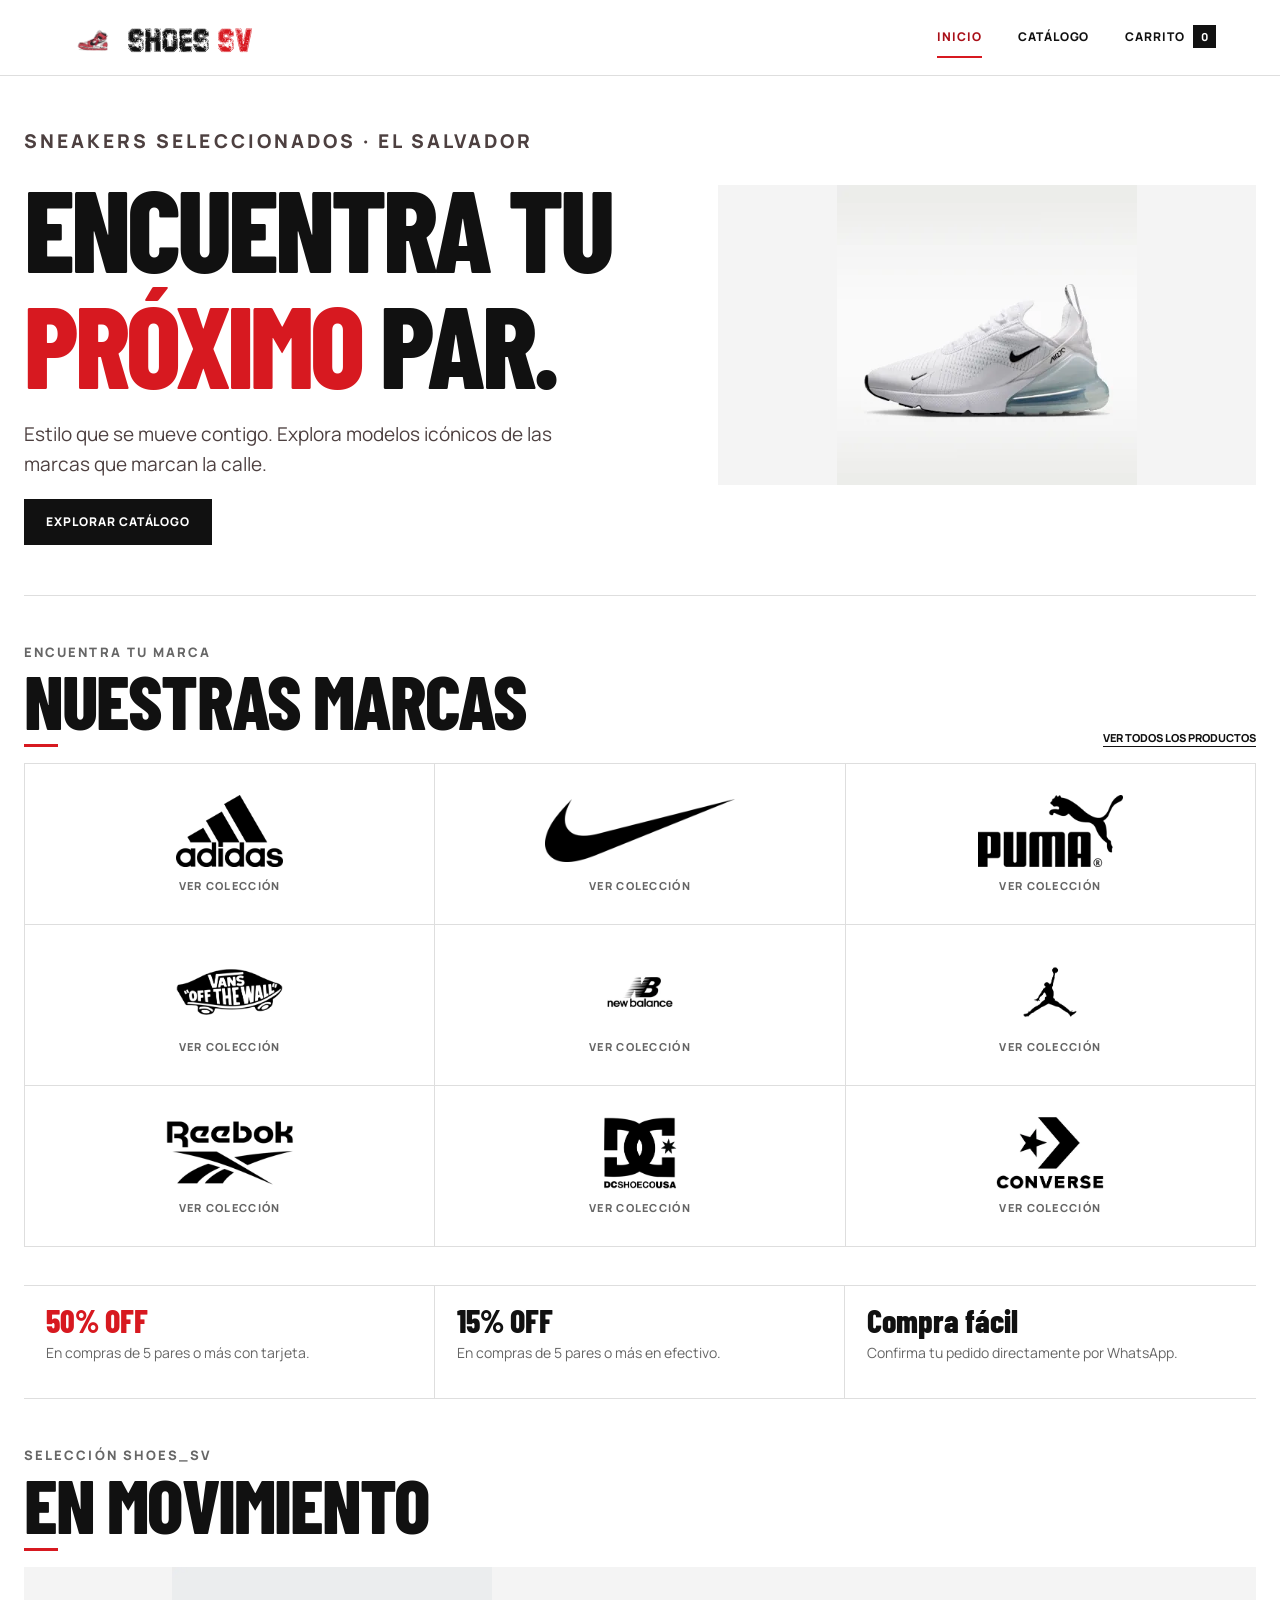
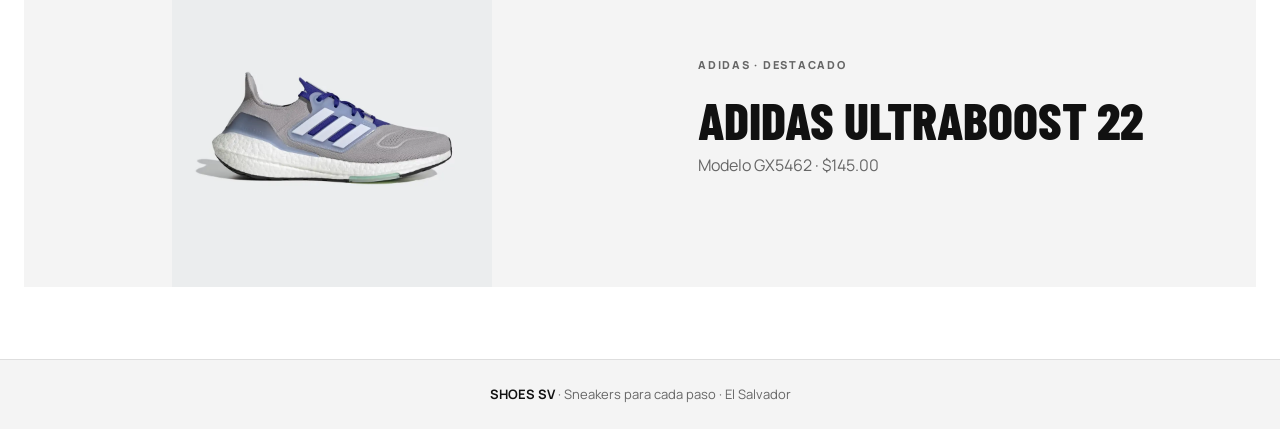
<file: index.html>
<!doctype html>
<html lang="es">
<head>
  <meta charset="utf-8">
  <meta name="viewport" content="width=device-width,initial-scale=1">
  <meta name="theme-color" content="#ffffff">
  <meta name="description" content="Shoes_sv: encuentra sneakers originales de tus marcas favoritas. Compra Adidas, Nike, Puma, Vans, Jordan y más en El Salvador.">
  <title>Shoes_sv | Sneakers para cada paso</title>
  <link rel="preconnect" href="https://fonts.googleapis.com">
  <link rel="preconnect" href="https://fonts.gstatic.com" crossorigin>
  <link href="https://fonts.googleapis.com/css2?family=Barlow+Condensed:wght@500;600;700;800&family=Manrope:wght@400;500;600;700;800&display=swap" rel="stylesheet">
  <link rel="stylesheet" href="css/storefront.css">
  <script src="js/store.js" defer></script>
  <script src="js/storefront.js" defer></script>
</head>
<body data-page="home">
  <header class="site-header">
    <a class="brand-lockup" href="index.html" aria-label="Shoes_sv, inicio">
      <img src="img/webp/logos/Shoes-SV-Icon.webp" alt="">
      <span>SHOES <strong>SV</strong></span>
    </a>
    <nav class="primary-nav" aria-label="Navegación principal">
      <a href="index.html">Inicio</a><a href="catalogo.html">Catálogo</a>
      <a class="nav-cart" href="carrito.html">Carrito <span class="cart-count" data-cart-count>0</span></a>
    </nav>
  </header>
  <main class="page-main">
    <section class="container hero">
      <div>
        <p class="eyebrow">Sneakers seleccionados · El Salvador</p>
        <h1>Encuentra tu <span class="accent-word">próximo</span> par.</h1>
        <p>Estilo que se mueve contigo. Explora modelos icónicos de las marcas que marcan la calle.</p>
        <a class="button" href="catalogo.html">Explorar catálogo</a>
      </div>
      <div class="hero-art"><img src="img/webp/catalog/W+NIKE+AIR+MAX+270.webp" alt="Nike Air Max 270 en la colección Shoes_sv" fetchpriority="high"></div>
    </section>
    <section class="container section-block" aria-labelledby="brandsHeading">
      <div class="section-heading">
        <div><p class="eyebrow">Encuentra tu marca</p><h2 id="brandsHeading">Nuestras marcas</h2></div>
        <a class="text-link" href="catalogo.html">Ver todos los productos</a>
      </div>
      <div class="brand-grid" id="brandGrid"></div>
    </section>
    <section class="container offer-strip" aria-label="Ofertas">
      <div class="offer-item"><strong>50% OFF</strong><p>En compras de 5 pares o más con tarjeta.</p></div>
      <div class="offer-item"><strong>15% OFF</strong><p>En compras de 5 pares o más en efectivo.</p></div>
      <div class="offer-item"><strong>Compra fácil</strong><p>Confirma tu pedido directamente por WhatsApp.</p></div>
    </section>
    <section class="container section-block" aria-labelledby="featuredHeading">
      <div class="section-heading">
        <div><p class="eyebrow">Selección Shoes_sv</p><h2 id="featuredHeading">En movimiento</h2></div>
      </div>
      <div class="feature-slide" id="featureSlide" aria-live="polite"></div>
    </section>
  </main>
  <footer class="site-footer"><strong>SHOES SV</strong> · Sneakers para cada paso · El Salvador</footer>
</body>
</html>
</file>
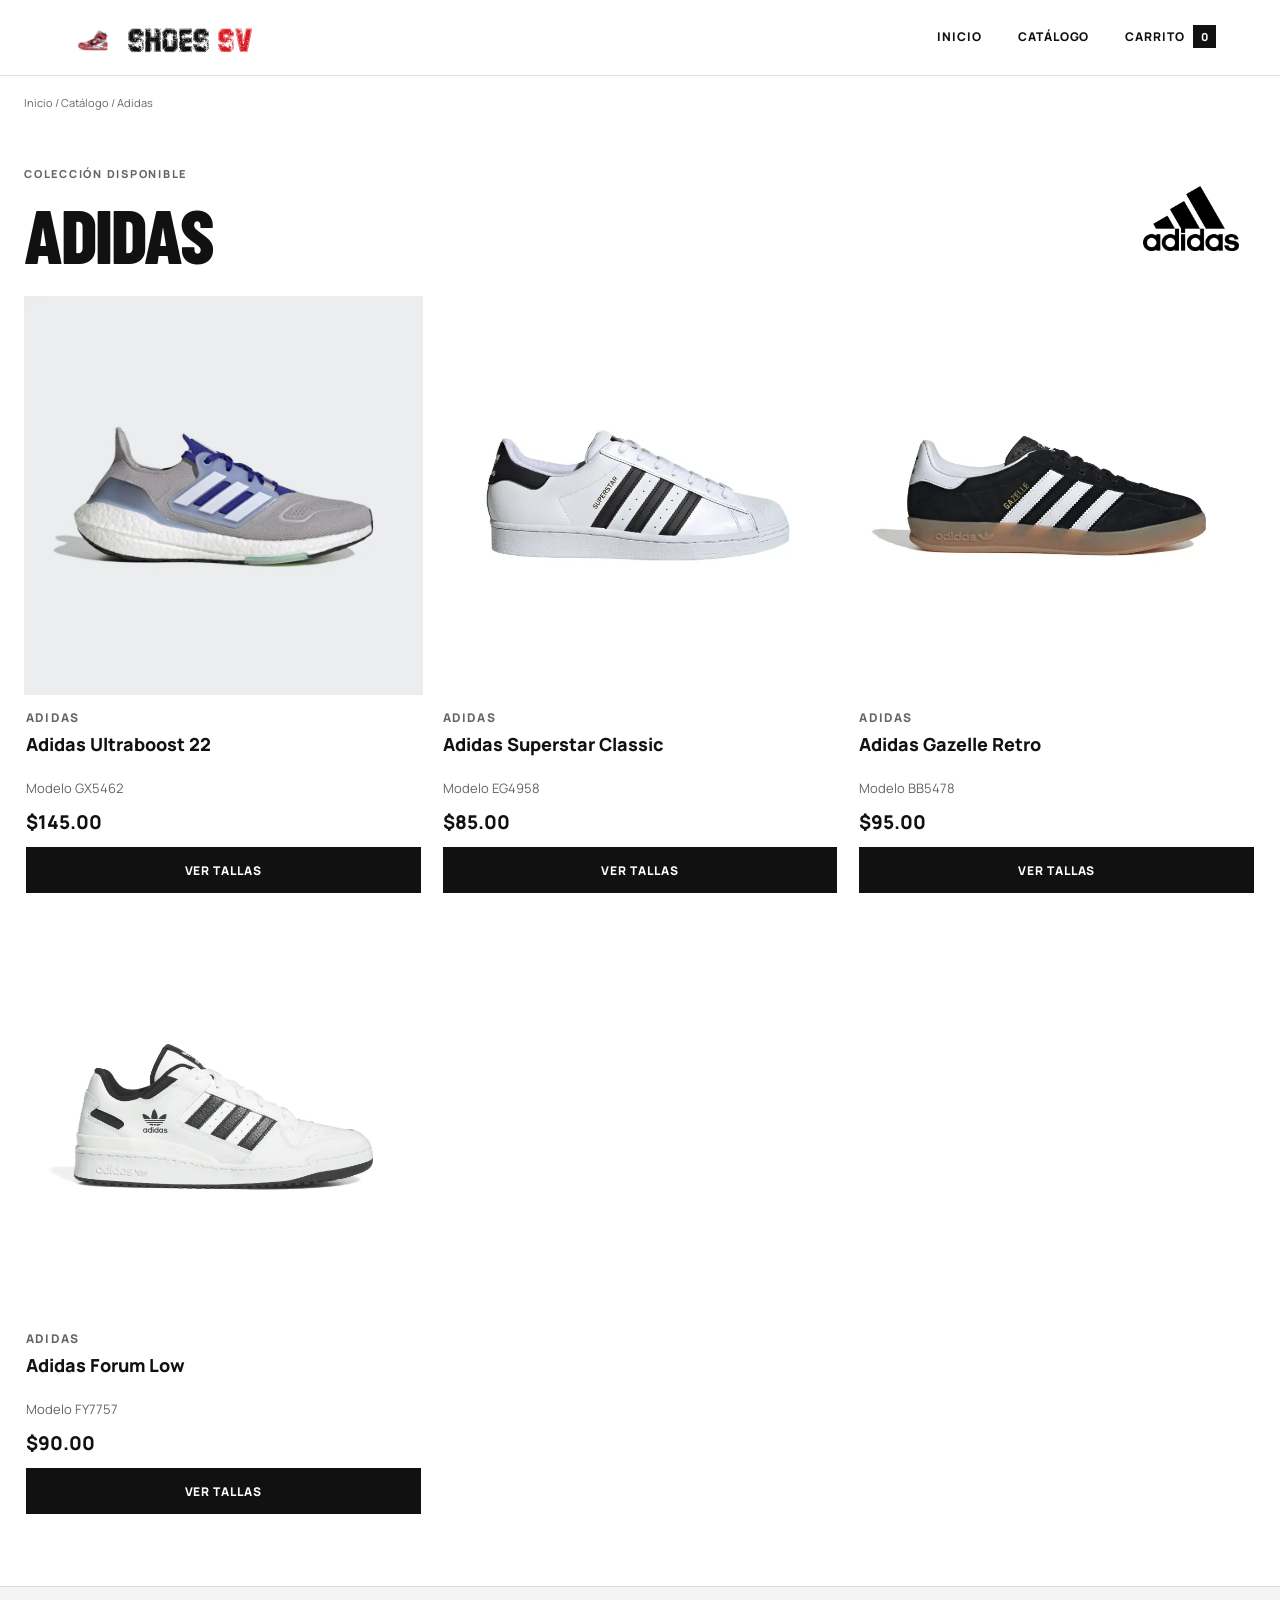
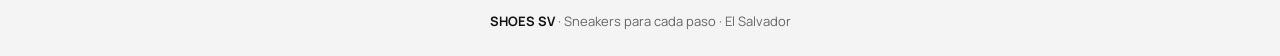
<file: adidas.html>
<!doctype html>
<html lang="es">
<head><meta charset="utf-8"><meta name="viewport" content="width=device-width,initial-scale=1"><meta name="description" content="Descubre los sneakers Adidas disponibles en Shoes_sv."><title>Adidas | Shoes_sv</title><link rel="preconnect" href="https://fonts.googleapis.com"><link rel="preconnect" href="https://fonts.gstatic.com" crossorigin><link href="https://fonts.googleapis.com/css2?family=Barlow+Condensed:wght@500;600;700;800&family=Manrope:wght@400;500;600;700;800&display=swap" rel="stylesheet"><link rel="stylesheet" href="css/storefront.css"><script src="js/store.js" defer></script><script src="js/storefront.js" defer></script></head>
<body data-page="brand" data-brand="adidas"><header class="site-header"><a class="brand-lockup" href="index.html"><img src="img/webp/logos/Shoes-SV-Icon.webp" alt=""><span>SHOES <strong>SV</strong></span></a><nav class="primary-nav" aria-label="Navegación principal"><a href="index.html">Inicio</a><a href="catalogo.html">Catálogo</a><a class="nav-cart" href="carrito.html">Carrito <span class="cart-count" data-cart-count>0</span></a></nav></header><main class="page-main container"><p class="crumbs"><a href="index.html">Inicio</a> / <a href="catalogo.html">Catálogo</a> / Adidas</p><section class="brand-page-head"><div><p class="eyebrow">Colección disponible</p><h1 class="page-title" id="brandTitle">Adidas</h1></div><img class="brand-page-logo" id="brandPageLogo" alt=""></section><div class="shoe-grid" id="brandProducts"></div></main><footer class="site-footer"><strong>SHOES SV</strong> · Sneakers para cada paso · El Salvador</footer></body>
</html>
</file>
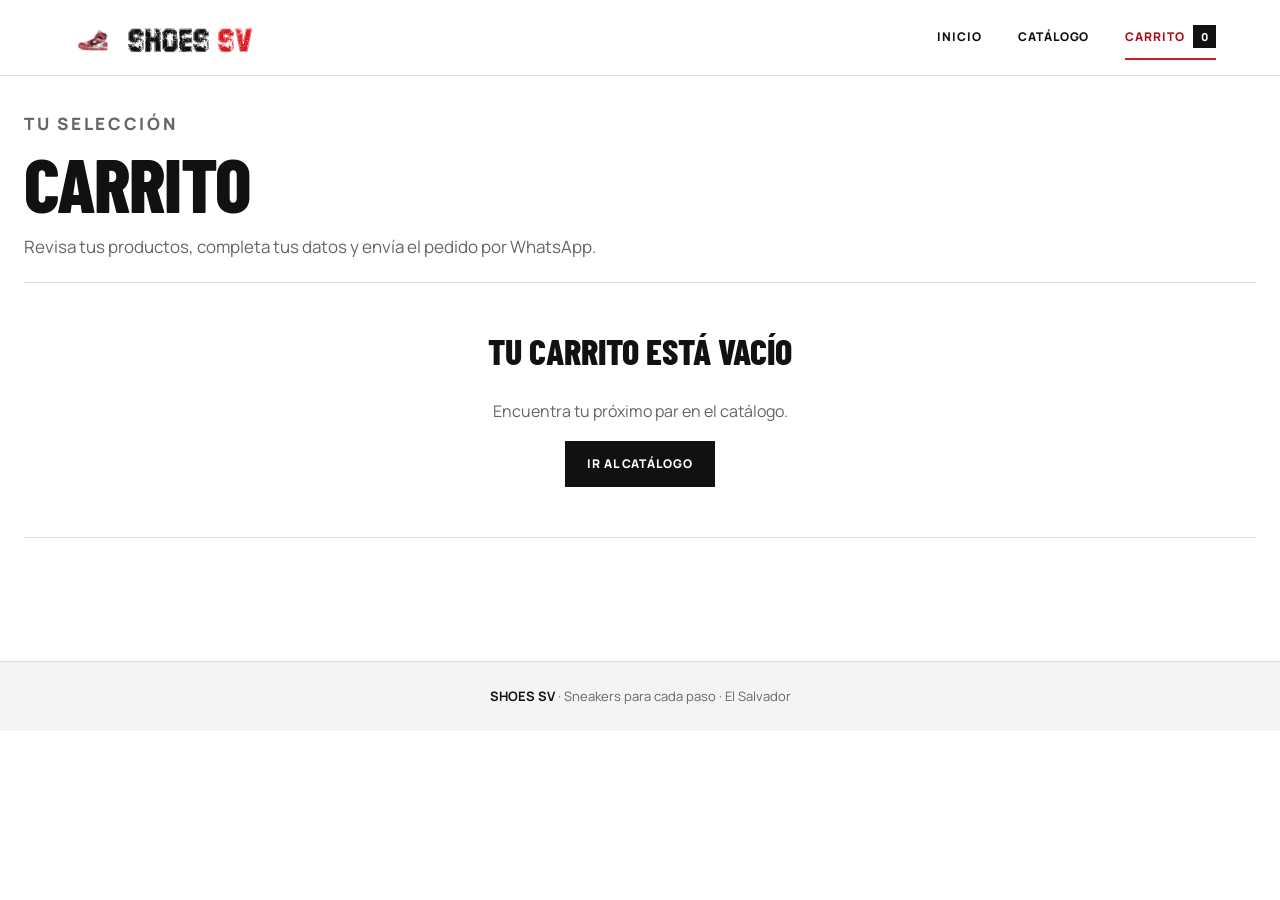
<file: carrito.html>
<!doctype html>
<html lang="es">
<head>
  <meta charset="utf-8"><meta name="viewport" content="width=device-width,initial-scale=1">
  <meta name="description" content="Revisa tu selección de sneakers y prepara tu pedido Shoes_sv.">
  <title>Carrito | Shoes_sv</title>
  <link rel="preconnect" href="https://fonts.googleapis.com"><link rel="preconnect" href="https://fonts.gstatic.com" crossorigin>
  <link href="https://fonts.googleapis.com/css2?family=Barlow+Condensed:wght@500;600;700;800&family=Manrope:wght@400;500;600;700;800&display=swap" rel="stylesheet">
  <link rel="stylesheet" href="css/storefront.css"><script src="js/store.js" defer></script><script src="js/storefront.js" defer></script>
</head>
<body data-page="cart">
  <header class="site-header"><a class="brand-lockup" href="index.html"><img src="img/webp/logos/Shoes-SV-Icon.webp" alt=""><span>SHOES <strong>SV</strong></span></a><nav class="primary-nav" aria-label="Navegación principal"><a href="index.html">Inicio</a><a href="catalogo.html">Catálogo</a><a class="nav-cart" href="carrito.html">Carrito <span class="cart-count" data-cart-count>0</span></a></nav></header>
  <main class="page-main container">
    <section class="page-intro"><p class="eyebrow">Tu selección</p><h1 class="page-title">Carrito</h1><p>Revisa tus productos, completa tus datos y envía el pedido por WhatsApp.</p></section>
    <section class="empty-state" id="cartEmpty" hidden><h2>Tu carrito está vacío</h2><p>Encuentra tu próximo par en el catálogo.</p><a class="button" href="catalogo.html">Ir al catálogo</a></section>
    <section class="order-success" id="orderSuccess" aria-labelledby="successTitle" hidden>
      <p class="success-mark" aria-hidden="true">✓</p>
      <p class="eyebrow">Pedido confirmado</p>
      <h2 id="successTitle">¡Gracias por tu pedido!</h2>
      <p>Tarjeta <strong id="orderPaymentBrand">Visa</strong> identificada. <strong>No se realizó ningún cobro ni se guardaron datos de tarjeta.</strong></p>
      <p class="success-order">Número de orden: <strong id="orderNumber"></strong></p>
      <p>Total: <strong id="orderTotal"></strong></p>
      <a class="button" href="catalogo.html">Seguir explorando</a>
    </section>
    <section id="cartContent" hidden>
      <div class="cart-layout">
        <div class="cart-items" id="cartItems"></div>
        <aside class="order-summary" aria-label="Resumen del pedido">
          <h2>Resumen</h2>
          <div class="summary-line"><span>Productos (<span id="cartQuantity">0</span>)</span><span id="cartSubtotal">$0.00</span></div>
          <div class="summary-line"><span>Descuento</span><span id="cartDiscount">-$0.00</span></div>
          <p class="discount-hint" id="discountHint"></p>
          <div class="summary-line summary-total"><span>Total</span><span id="cartTotal">$0.00</span></div>
        </aside>
      </div>
      <form class="checkout" id="checkoutForm" novalidate>
        <h2>Datos para tu pedido</h2>
        <div class="checkout-grid" id="customerFields">
          <div class="field"><label for="customerName">Nombre completo</label><input id="customerName" name="name" autocomplete="name" required></div>
          <div class="field"><label for="customerEmail">Correo electrónico</label><input id="customerEmail" name="email" type="email" autocomplete="email" required></div>
          <div class="field field-wide"><label for="customerAddress">Dirección de entrega</label><input id="customerAddress" name="address" autocomplete="street-address" required></div>
          <div class="field"><label for="customerPhone">Teléfono</label><input id="customerPhone" name="phone" type="tel" autocomplete="tel" required></div>
        </div>
        <fieldset class="payment-options"><legend>Método de pago</legend><label><input type="radio" name="payment" value="card" checked> Tarjeta</label><label><input type="radio" name="payment" value="cash"> Efectivo</label></fieldset>
        <section class="mock-card-panel" id="mockCardFields" aria-labelledby="mockCardTitle">
          <div class="mock-card-heading">
            <div><p class="eyebrow">Pago con tarjeta</p><h3 id="mockCardTitle">Tarjeta</h3></div>
            <div class="payment-brand-logos" aria-label="Marcas admitidas: Visa y Mastercard">
              <img src="img/payments/visa.svg" alt="Visa">
              <img src="img/payments/mastercard.svg" alt="Mastercard">
            </div>
          </div>
          <p class="mock-card-notice">Usa los datos de ejemplo de Visa o Mastercard. No se guardan ni se envían datos de tarjeta.</p>
          <div class="test-card-actions">
            <button class="button-secondary" type="button" data-test-card="4242424242424242" data-test-brand="Visa">Visa</button>
            <button class="button-secondary" type="button" data-test-card="5555555555554444" data-test-brand="Mastercard">Mastercard</button>
          </div>
          <div class="checkout-grid card-fields-grid">
            <div class="field field-wide"><label for="mockCardholder">Nombre del titular</label><input id="mockCardholder" autocomplete="off" placeholder="NOMBRE DEL TITULAR" disabled required></div>
            <div class="field field-wide"><label for="mockCardNumber">Número de tarjeta</label><input id="mockCardNumber" type="text" inputmode="numeric" autocomplete="off" maxlength="23" placeholder="Selecciona Visa o Mastercard" aria-describedby="cardBrandStatus" disabled required></div>
            <div class="field"><label for="mockCardExpiry">Vencimiento (MM/AA)</label><input id="mockCardExpiry" type="text" inputmode="numeric" autocomplete="off" maxlength="5" placeholder="12/27" disabled required></div>
            <div class="field"><label for="mockCardCvc">Código de seguridad</label><input id="mockCardCvc" type="password" inputmode="numeric" autocomplete="off" maxlength="3" placeholder="123" disabled required></div>
          </div>
          <p class="card-brand-status" id="cardBrandStatus" aria-live="polite">Selecciona una marca para completar los valores de ejemplo.</p>
          <p class="checkout-message" id="cardValidationMessage" aria-live="polite"></p>
        </section>
        <button class="button" id="checkoutSubmit" type="submit">Continuar</button>
        <p class="checkout-message" id="checkoutMessage" aria-live="polite"></p>
      </form>
    </section>
  </main>
  <footer class="site-footer"><strong>SHOES SV</strong> · Sneakers para cada paso · El Salvador</footer>
</body>
</html>
</file>
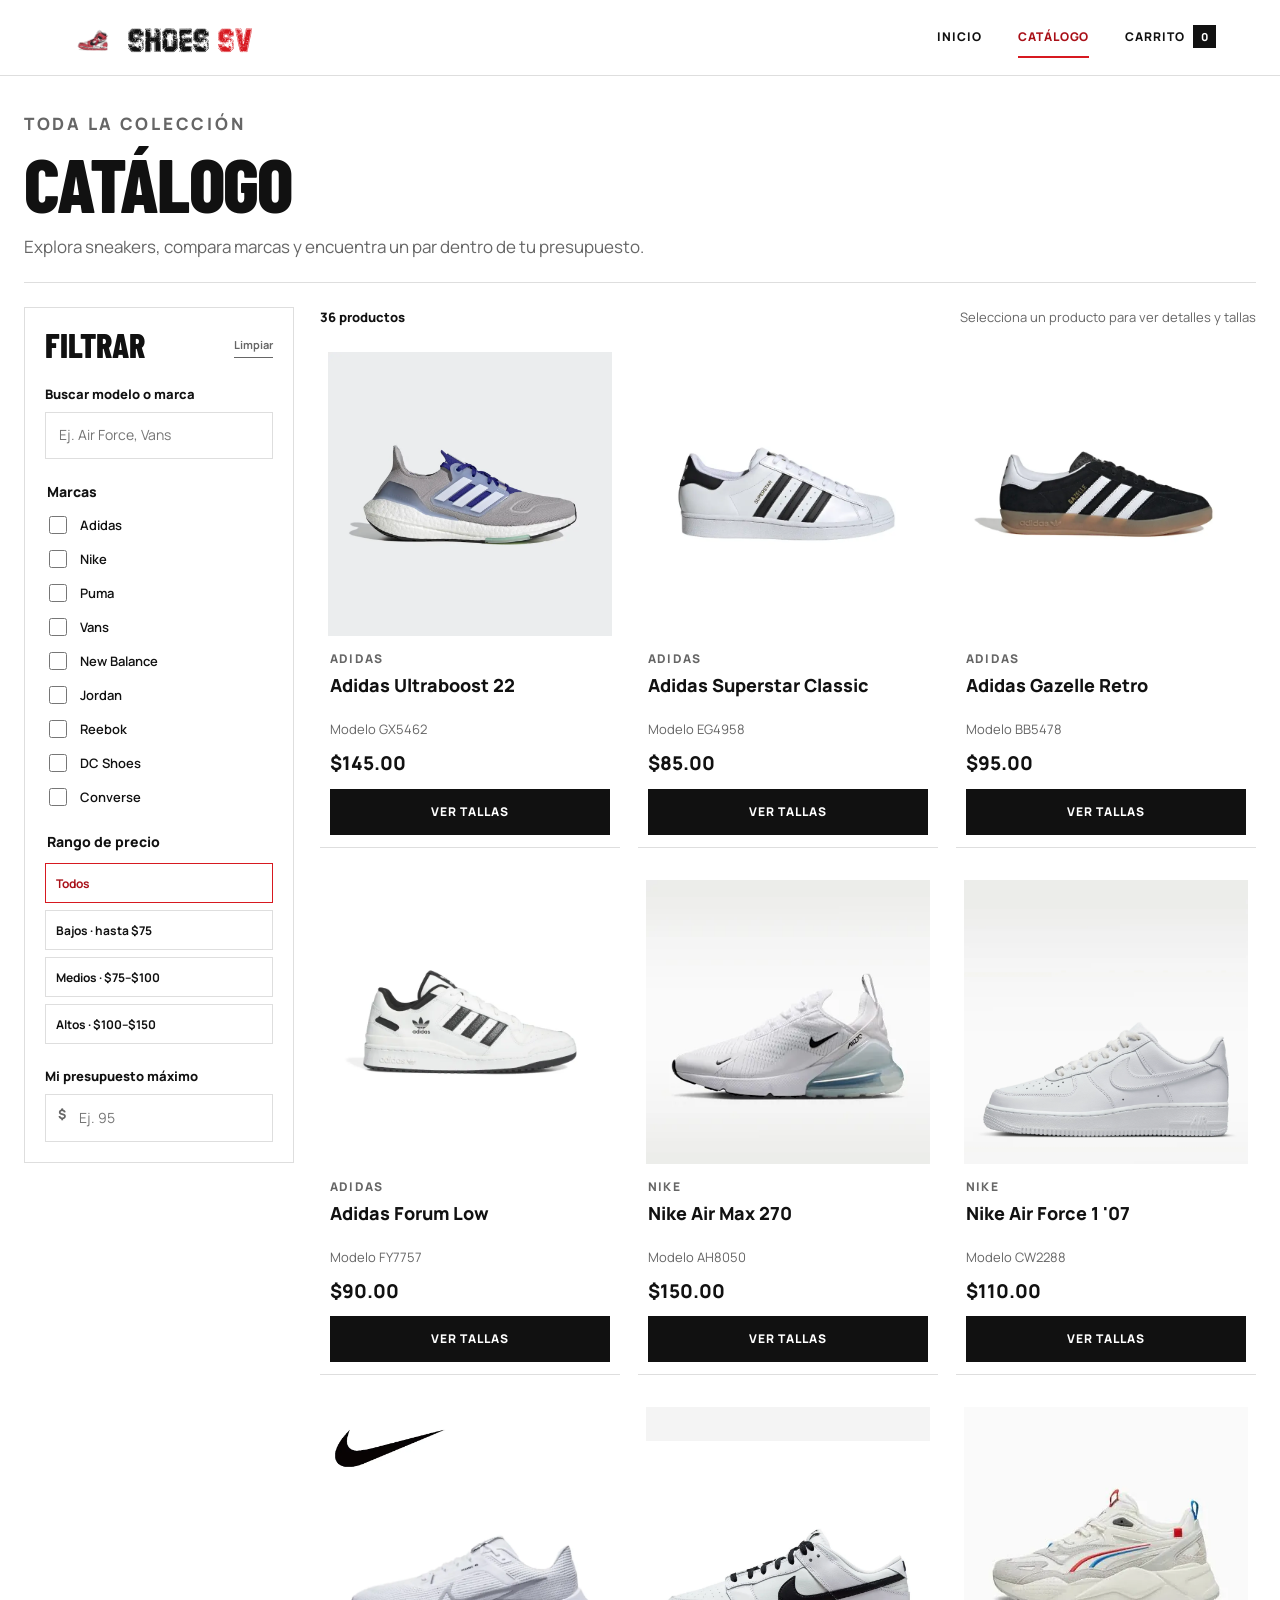
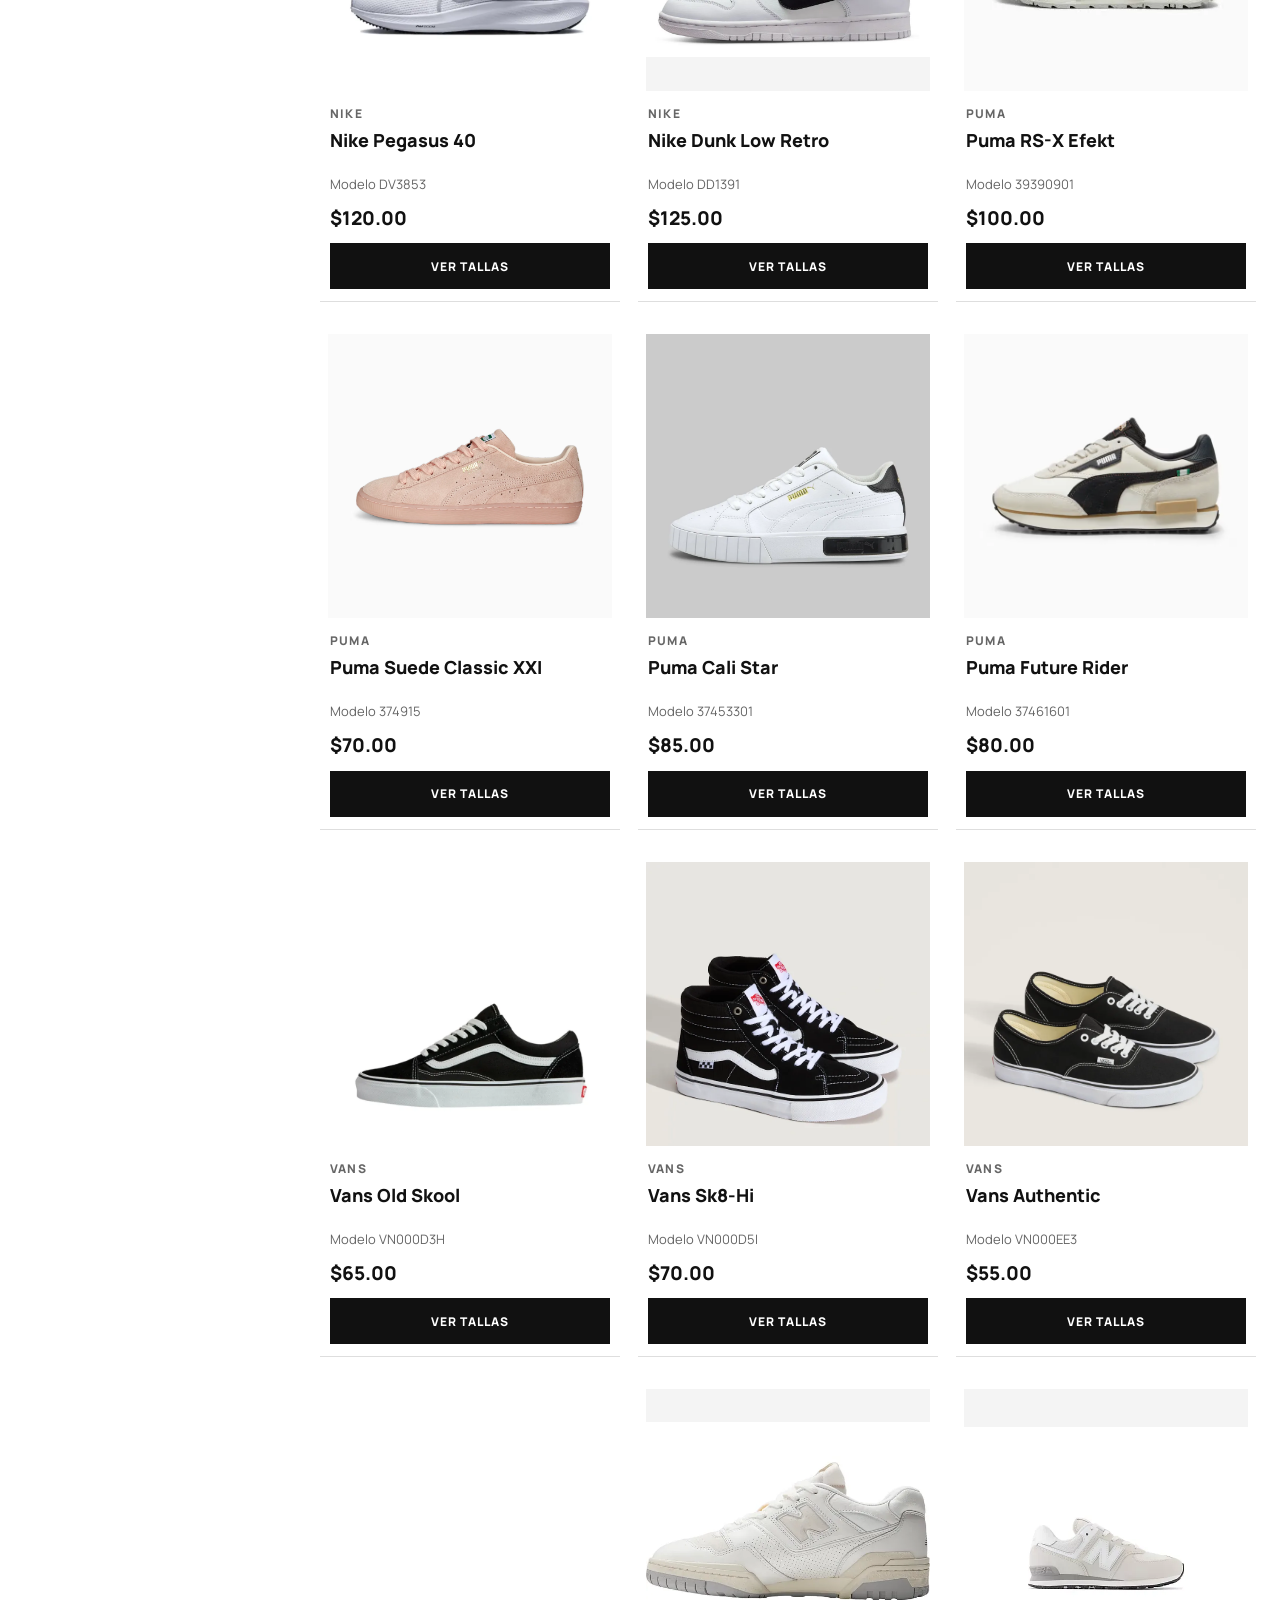
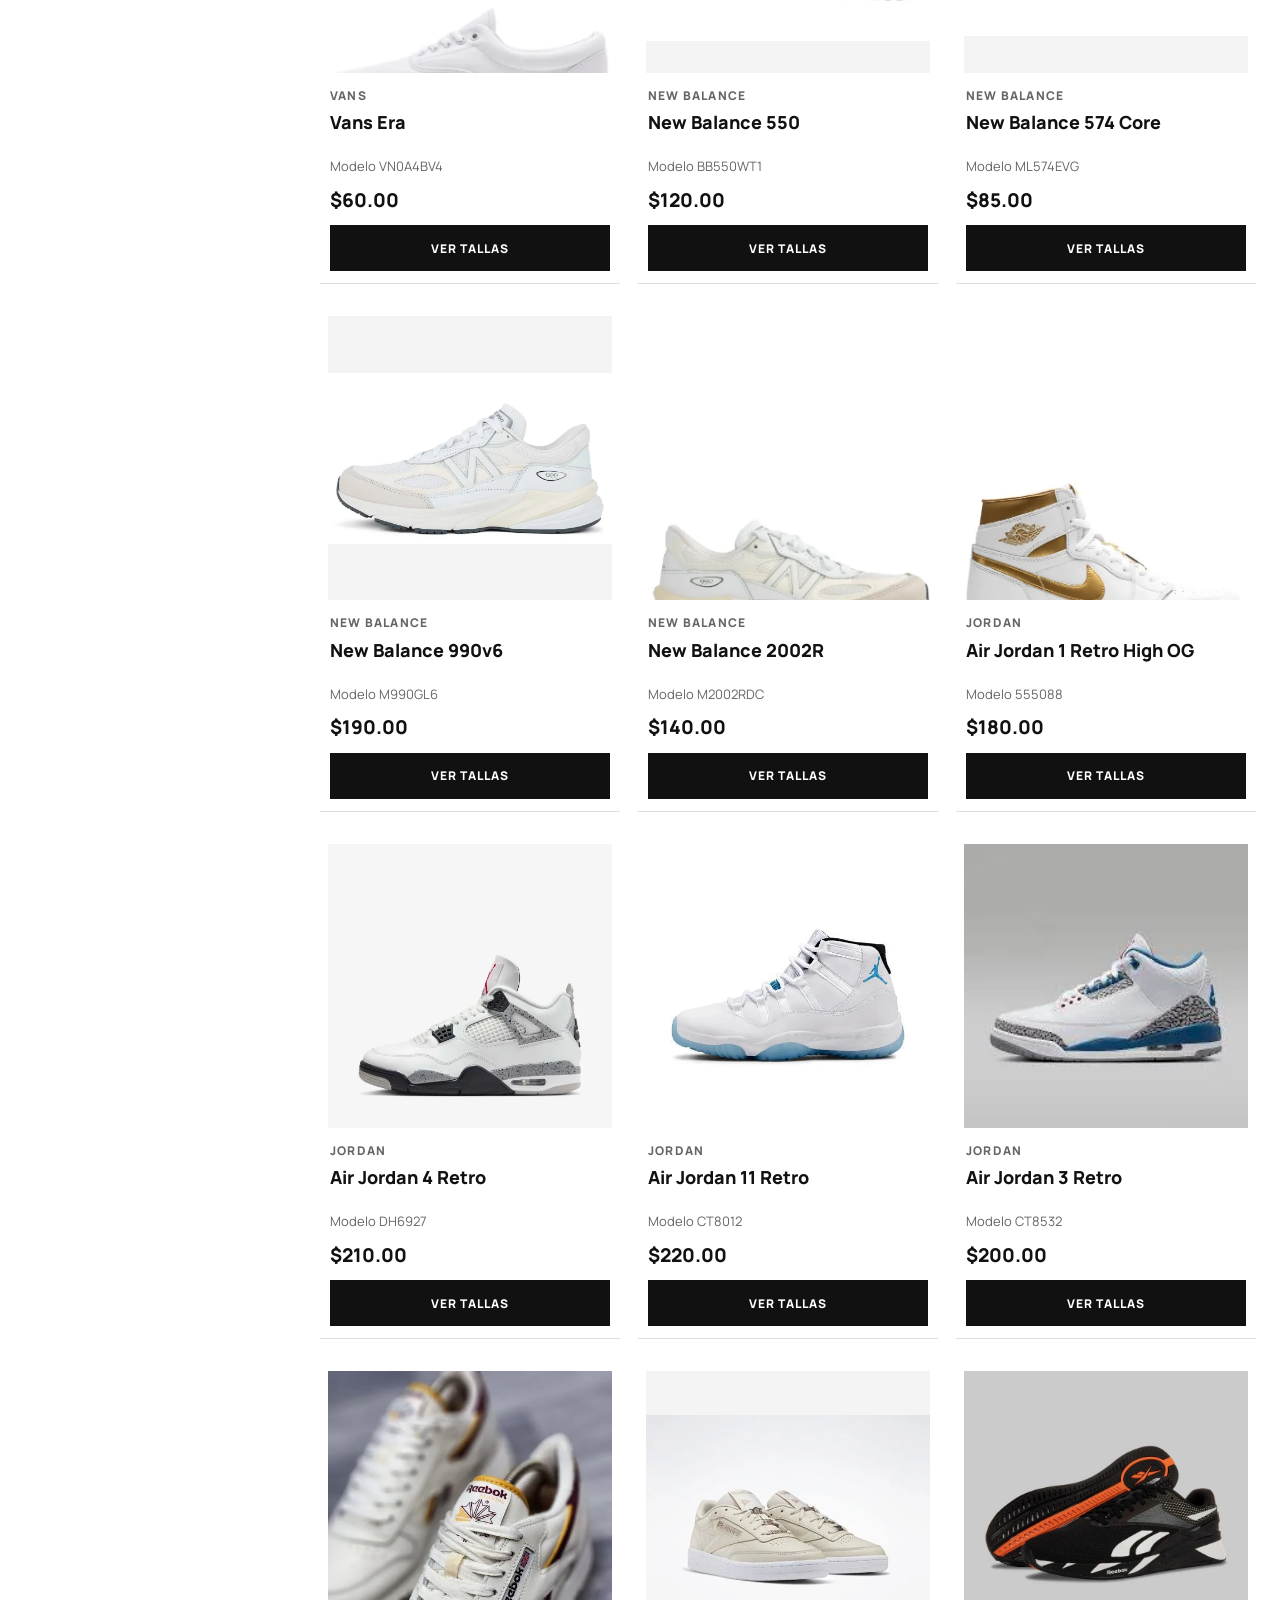
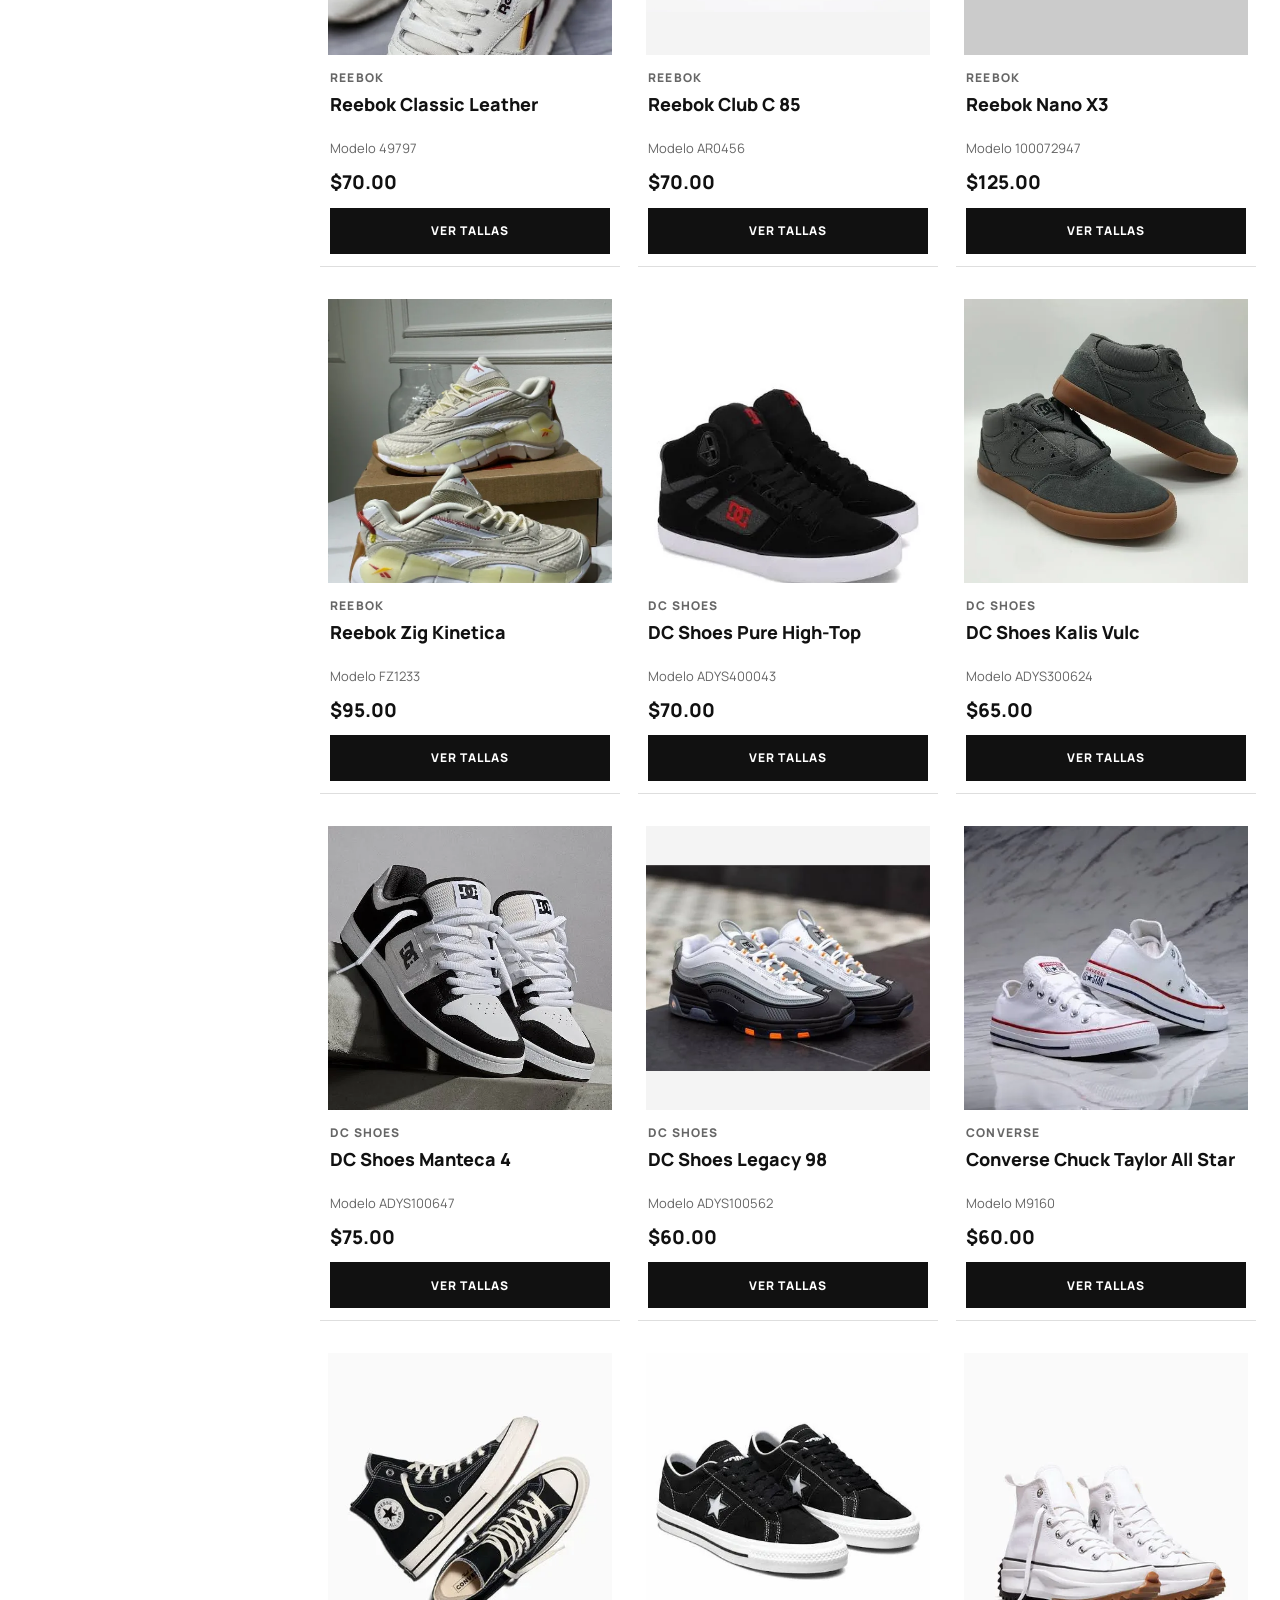
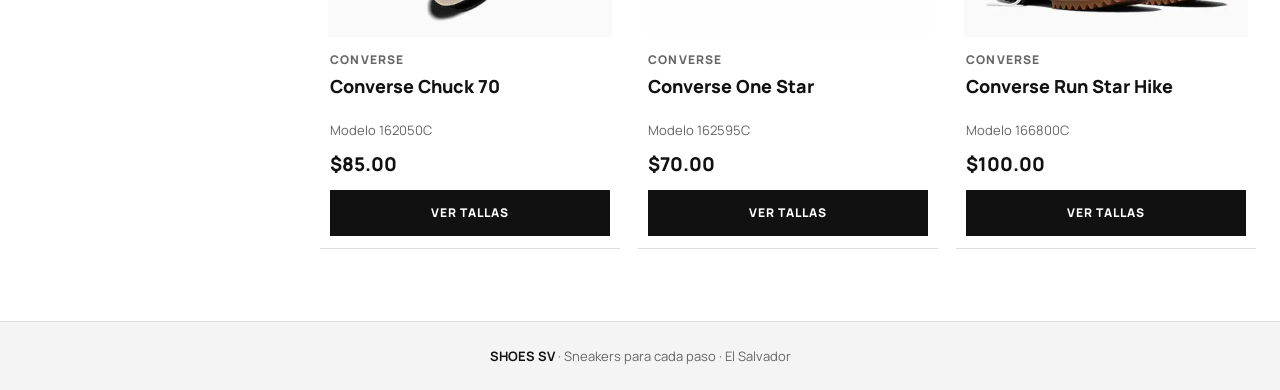
<file: catalogo.html>
<!doctype html>
<html lang="es">
<head>
  <meta charset="utf-8"><meta name="viewport" content="width=device-width,initial-scale=1">
  <meta name="description" content="Explora el catálogo de Shoes_sv: sneakers Adidas, Nike, Puma, Vans, Jordan y más.">
  <title>Catálogo | Shoes_sv</title>
  <link rel="preconnect" href="https://fonts.googleapis.com"><link rel="preconnect" href="https://fonts.gstatic.com" crossorigin>
  <link href="https://fonts.googleapis.com/css2?family=Barlow+Condensed:wght@500;600;700;800&family=Manrope:wght@400;500;600;700;800&display=swap" rel="stylesheet">
  <link rel="stylesheet" href="css/storefront.css"><script src="js/store.js" defer></script><script src="js/storefront.js" defer></script>
</head>
<body data-page="catalog">
  <header class="site-header"><a class="brand-lockup" href="index.html"><img src="img/webp/logos/Shoes-SV-Icon.webp" alt=""><span>SHOES <strong>SV</strong></span></a><nav class="primary-nav" aria-label="Navegación principal"><a href="index.html">Inicio</a><a href="catalogo.html">Catálogo</a><a class="nav-cart" href="carrito.html">Carrito <span class="cart-count" data-cart-count>0</span></a></nav></header>
  <main class="page-main container">
    <section class="page-intro"><p class="eyebrow">Toda la colección</p><h1 class="page-title">Catálogo</h1><p>Explora sneakers, compara marcas y encuentra un par dentro de tu presupuesto.</p></section>
    <div class="catalog-layout">
      <aside class="catalog-filters" aria-label="Filtros del catálogo">
        <div class="filter-heading"><h2>Filtrar</h2><button id="resetCatalogFilters" class="text-button" type="button">Limpiar</button></div>
        <label class="search-field"><span>Buscar modelo o marca</span><input id="catalogSearch" type="search" placeholder="Ej. Air Force, Vans" autocomplete="off"></label>
        <fieldset class="filter-group">
          <legend>Marcas</legend>
          <div id="brandFilters" class="brand-filter-list"></div>
        </fieldset>
        <fieldset class="filter-group">
          <legend>Rango de precio</legend>
          <div class="price-bands" role="group" aria-label="Seleccionar rango de precio">
            <button type="button" data-price-band="all" aria-pressed="true">Todos</button>
            <button type="button" data-price-band="low" aria-pressed="false">Bajos · hasta $75</button>
            <button type="button" data-price-band="mid" aria-pressed="false">Medios · $75–$100</button>
            <button type="button" data-price-band="high" aria-pressed="false">Altos · $100–$150</button>
          </div>
        </fieldset>
        <label class="search-field budget-field"><span>Mi presupuesto máximo</span><div class="budget-input"><span>$</span><input id="budgetInput" type="number" min="0" max="10000" step="0.01" inputmode="decimal" placeholder="Ej. 95"></div></label>
      </aside>
      <section class="catalog-results" aria-label="Productos">
        <div class="results-heading"><p id="catalogResults" aria-live="polite"></p><span>Selecciona un producto para ver detalles y tallas</span></div>
        <div class="catalog-grid" id="catalogGrid"></div>
        <p class="catalog-empty" id="catalogEmpty" hidden>No encontramos productos con esos filtros. Prueba otro precio o marca.</p>
      </section>
    </div>
  </main>
  <footer class="site-footer"><strong>SHOES SV</strong> · Sneakers para cada paso · El Salvador</footer>
</body>
</html>
</file>
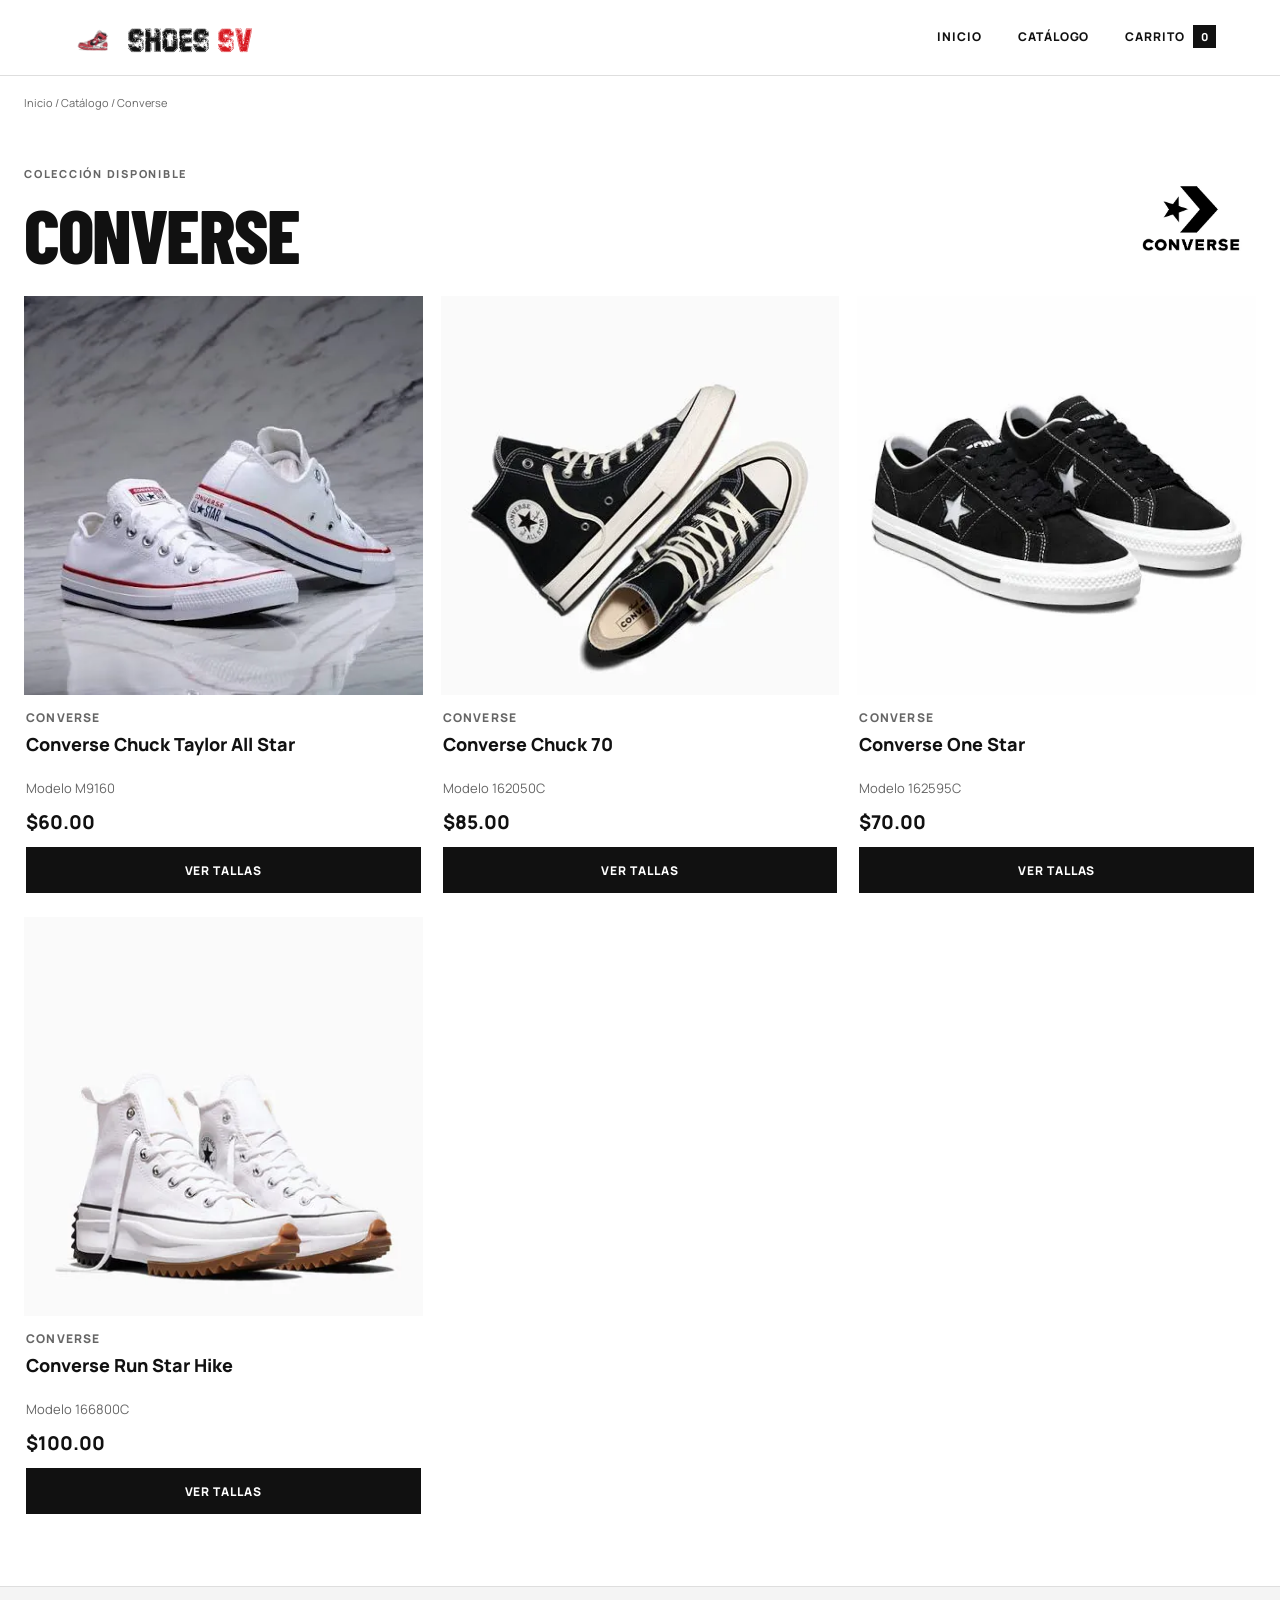
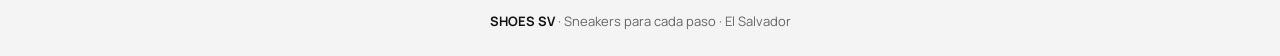
<file: converse.html>
<!doctype html>
<html lang="es">
<head><meta charset="utf-8"><meta name="viewport" content="width=device-width,initial-scale=1"><meta name="description" content="Descubre los sneakers Converse disponibles en Shoes_sv."><title>Converse | Shoes_sv</title><link rel="preconnect" href="https://fonts.googleapis.com"><link rel="preconnect" href="https://fonts.gstatic.com" crossorigin><link href="https://fonts.googleapis.com/css2?family=Barlow+Condensed:wght@500;600;700;800&family=Manrope:wght@400;500;600;700;800&display=swap" rel="stylesheet"><link rel="stylesheet" href="css/storefront.css"><script src="js/store.js" defer></script><script src="js/storefront.js" defer></script></head>
<body data-page="brand" data-brand="converse"><header class="site-header"><a class="brand-lockup" href="index.html"><img src="img/webp/logos/Shoes-SV-Icon.webp" alt=""><span>SHOES <strong>SV</strong></span></a><nav class="primary-nav" aria-label="Navegación principal"><a href="index.html">Inicio</a><a href="catalogo.html">Catálogo</a><a class="nav-cart" href="carrito.html">Carrito <span class="cart-count" data-cart-count>0</span></a></nav></header><main class="page-main container"><p class="crumbs"><a href="index.html">Inicio</a> / <a href="catalogo.html">Catálogo</a> / Converse</p><section class="brand-page-head"><div><p class="eyebrow">Colección disponible</p><h1 class="page-title" id="brandTitle">Converse</h1></div><img class="brand-page-logo" id="brandPageLogo" alt=""></section><div class="shoe-grid" id="brandProducts"></div></main><footer class="site-footer"><strong>SHOES SV</strong> · Sneakers para cada paso · El Salvador</footer></body>
</html>
</file>
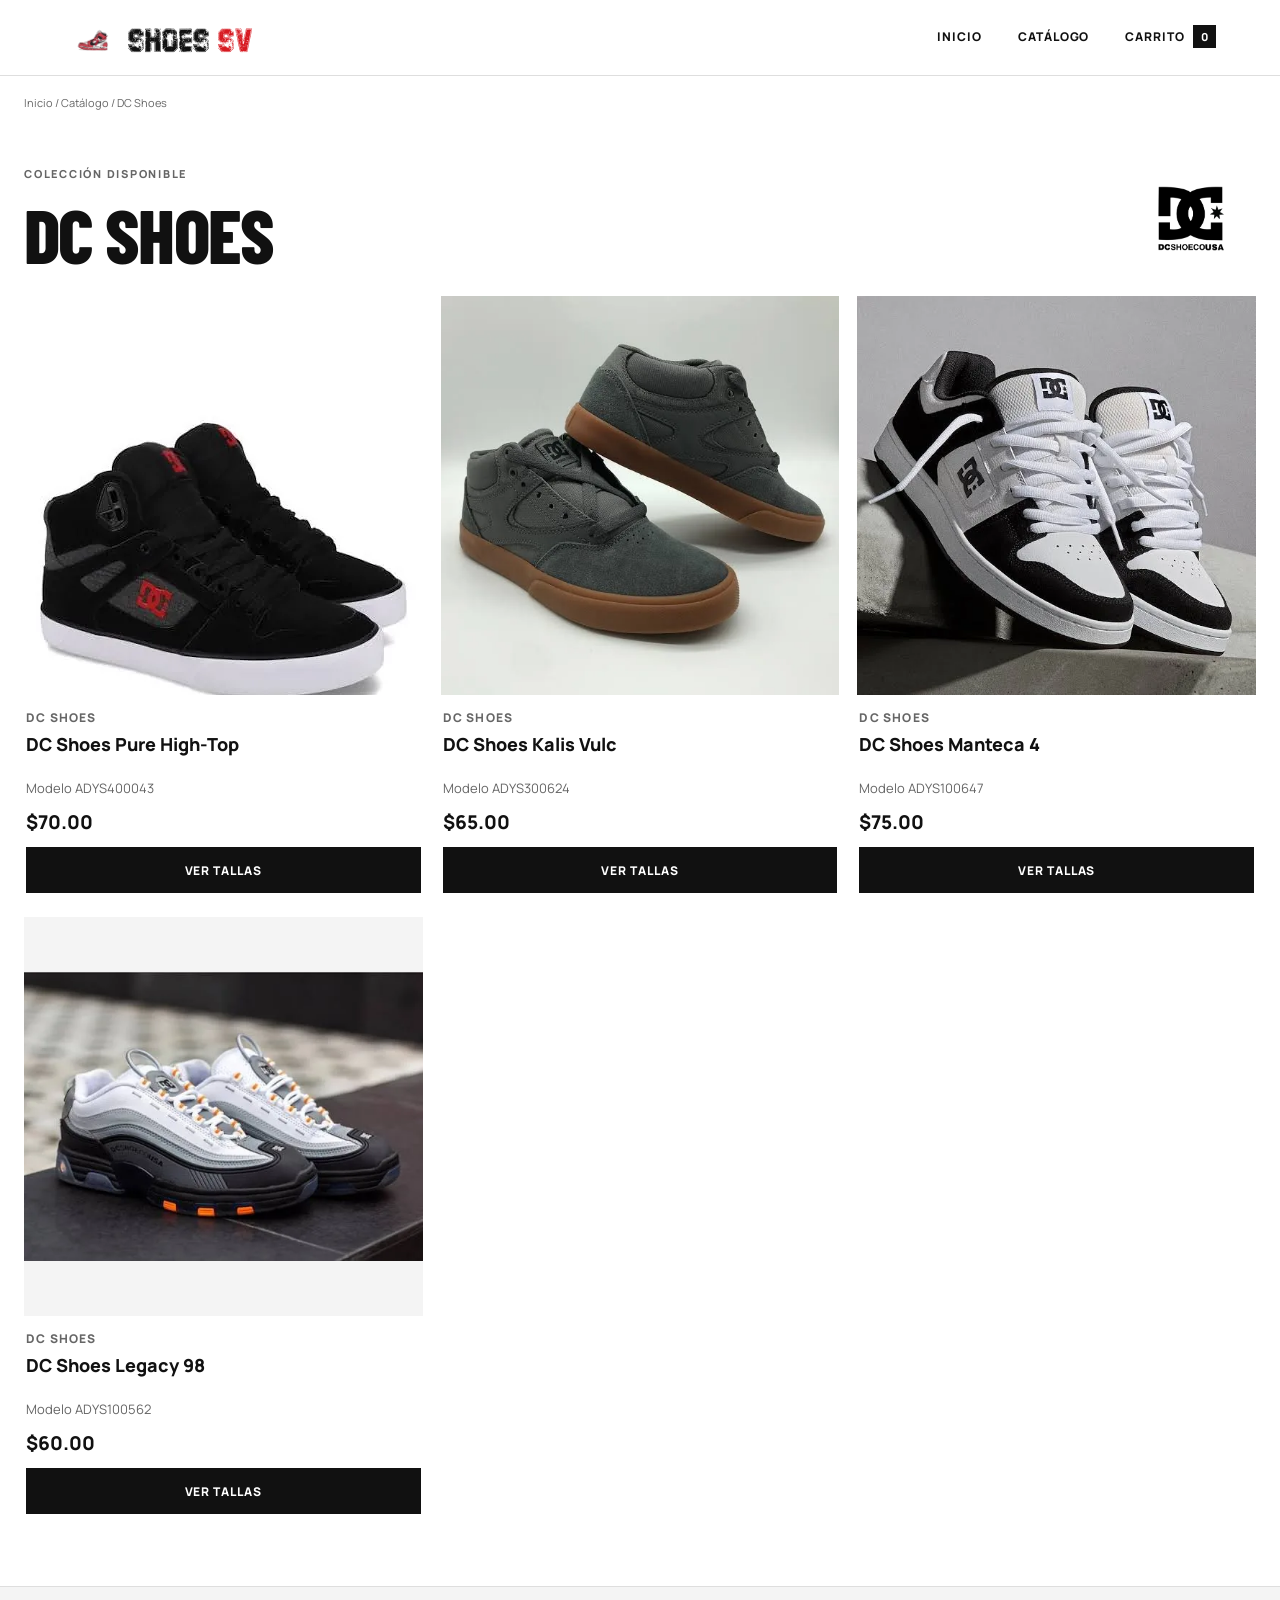
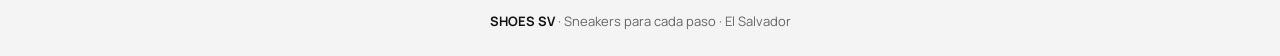
<file: dc.html>
<!doctype html>
<html lang="es">
<head><meta charset="utf-8"><meta name="viewport" content="width=device-width,initial-scale=1"><meta name="description" content="Descubre los sneakers DC Shoes disponibles en Shoes_sv."><title>DC Shoes | Shoes_sv</title><link rel="preconnect" href="https://fonts.googleapis.com"><link rel="preconnect" href="https://fonts.gstatic.com" crossorigin><link href="https://fonts.googleapis.com/css2?family=Barlow+Condensed:wght@500;600;700;800&family=Manrope:wght@400;500;600;700;800&display=swap" rel="stylesheet"><link rel="stylesheet" href="css/storefront.css"><script src="js/store.js" defer></script><script src="js/storefront.js" defer></script></head>
<body data-page="brand" data-brand="dc"><header class="site-header"><a class="brand-lockup" href="index.html"><img src="img/webp/logos/Shoes-SV-Icon.webp" alt=""><span>SHOES <strong>SV</strong></span></a><nav class="primary-nav" aria-label="Navegación principal"><a href="index.html">Inicio</a><a href="catalogo.html">Catálogo</a><a class="nav-cart" href="carrito.html">Carrito <span class="cart-count" data-cart-count>0</span></a></nav></header><main class="page-main container"><p class="crumbs"><a href="index.html">Inicio</a> / <a href="catalogo.html">Catálogo</a> / DC Shoes</p><section class="brand-page-head"><div><p class="eyebrow">Colección disponible</p><h1 class="page-title" id="brandTitle">DC Shoes</h1></div><img class="brand-page-logo" id="brandPageLogo" alt=""></section><div class="shoe-grid" id="brandProducts"></div></main><footer class="site-footer"><strong>SHOES SV</strong> · Sneakers para cada paso · El Salvador</footer></body>
</html>
</file>
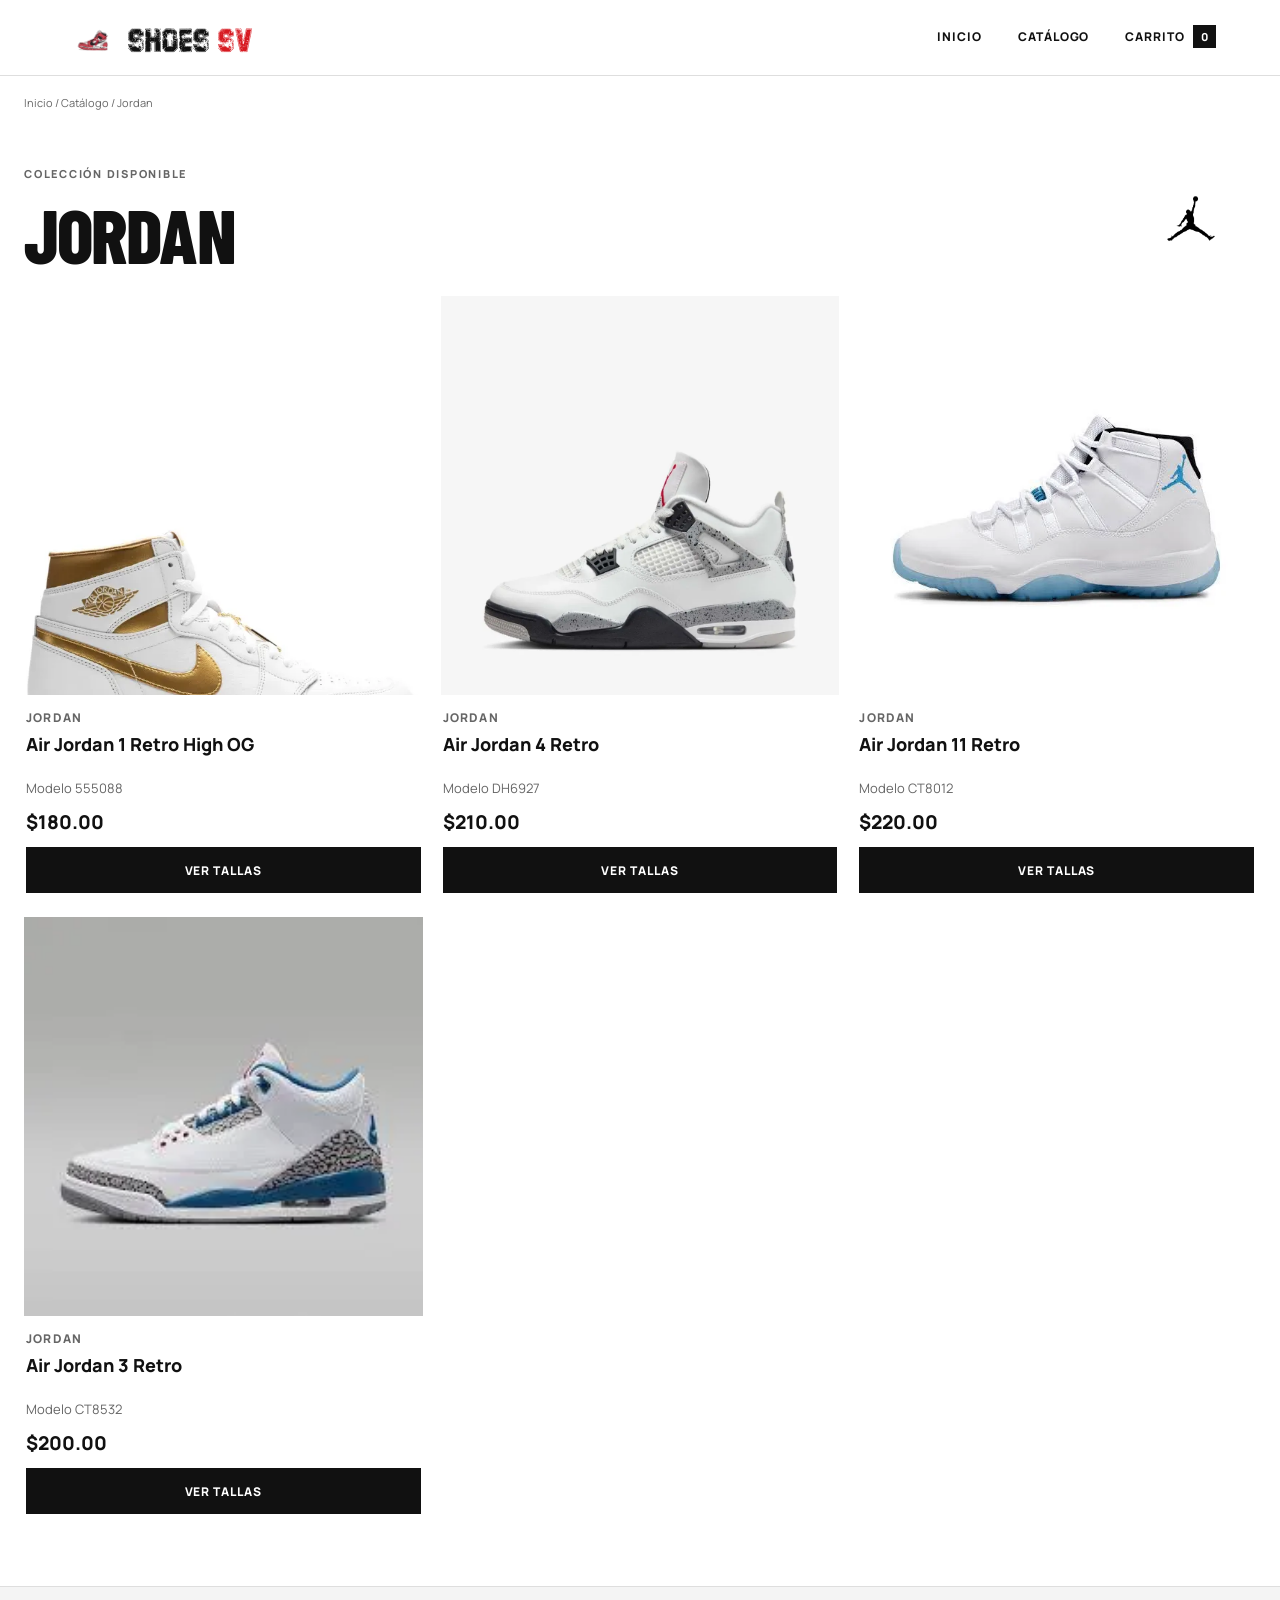
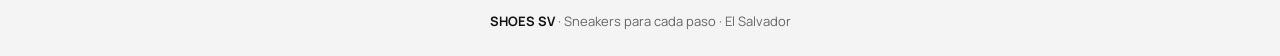
<file: jordan.html>
<!doctype html>
<html lang="es">
<head><meta charset="utf-8"><meta name="viewport" content="width=device-width,initial-scale=1"><meta name="description" content="Descubre los sneakers Jordan disponibles en Shoes_sv."><title>Jordan | Shoes_sv</title><link rel="preconnect" href="https://fonts.googleapis.com"><link rel="preconnect" href="https://fonts.gstatic.com" crossorigin><link href="https://fonts.googleapis.com/css2?family=Barlow+Condensed:wght@500;600;700;800&family=Manrope:wght@400;500;600;700;800&display=swap" rel="stylesheet"><link rel="stylesheet" href="css/storefront.css"><script src="js/store.js" defer></script><script src="js/storefront.js" defer></script></head>
<body data-page="brand" data-brand="jordan"><header class="site-header"><a class="brand-lockup" href="index.html"><img src="img/webp/logos/Shoes-SV-Icon.webp" alt=""><span>SHOES <strong>SV</strong></span></a><nav class="primary-nav" aria-label="Navegación principal"><a href="index.html">Inicio</a><a href="catalogo.html">Catálogo</a><a class="nav-cart" href="carrito.html">Carrito <span class="cart-count" data-cart-count>0</span></a></nav></header><main class="page-main container"><p class="crumbs"><a href="index.html">Inicio</a> / <a href="catalogo.html">Catálogo</a> / Jordan</p><section class="brand-page-head"><div><p class="eyebrow">Colección disponible</p><h1 class="page-title" id="brandTitle">Jordan</h1></div><img class="brand-page-logo" id="brandPageLogo" alt=""></section><div class="shoe-grid" id="brandProducts"></div></main><footer class="site-footer"><strong>SHOES SV</strong> · Sneakers para cada paso · El Salvador</footer></body>
</html>
</file>
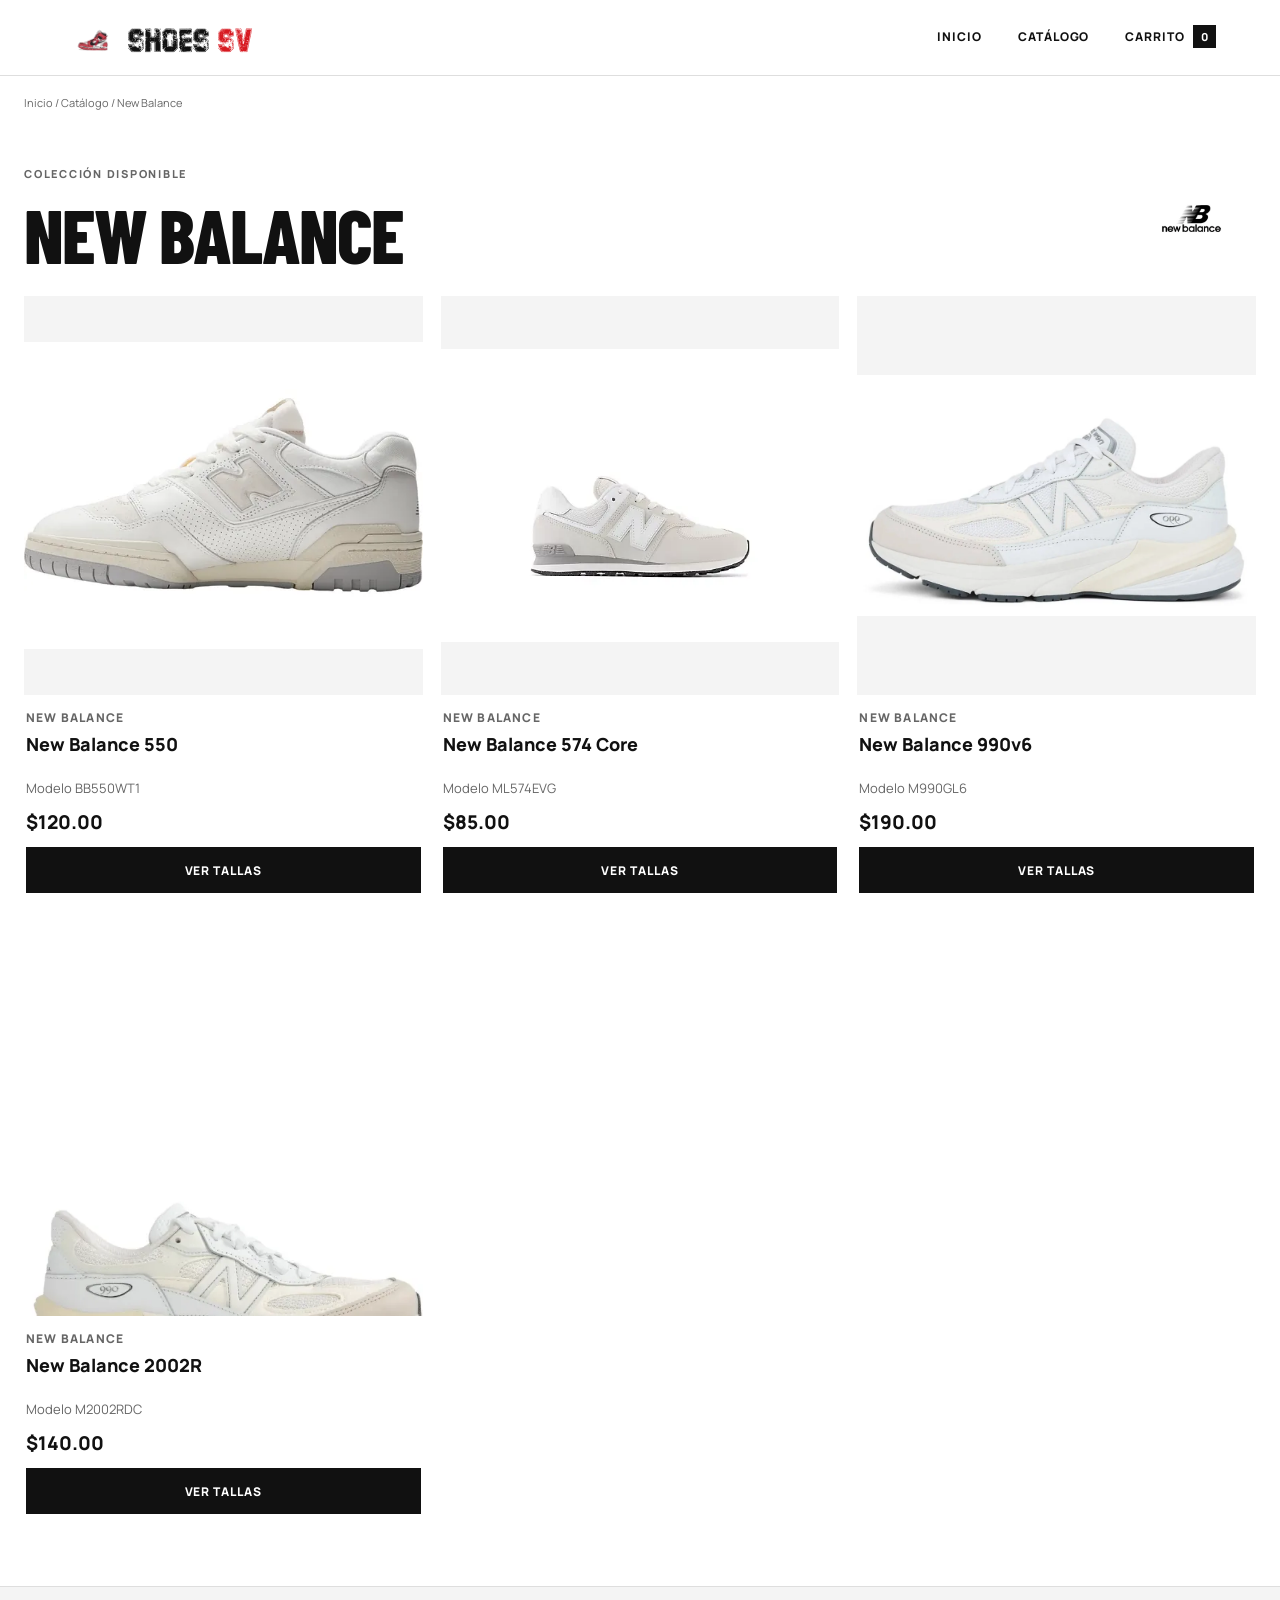
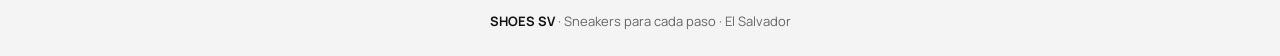
<file: newbalance.html>
<!doctype html>
<html lang="es">
<head><meta charset="utf-8"><meta name="viewport" content="width=device-width,initial-scale=1"><meta name="description" content="Descubre los sneakers New Balance disponibles en Shoes_sv."><title>New Balance | Shoes_sv</title><link rel="preconnect" href="https://fonts.googleapis.com"><link rel="preconnect" href="https://fonts.gstatic.com" crossorigin><link href="https://fonts.googleapis.com/css2?family=Barlow+Condensed:wght@500;600;700;800&family=Manrope:wght@400;500;600;700;800&display=swap" rel="stylesheet"><link rel="stylesheet" href="css/storefront.css"><script src="js/store.js" defer></script><script src="js/storefront.js" defer></script></head>
<body data-page="brand" data-brand="newbalance"><header class="site-header"><a class="brand-lockup" href="index.html"><img src="img/webp/logos/Shoes-SV-Icon.webp" alt=""><span>SHOES <strong>SV</strong></span></a><nav class="primary-nav" aria-label="Navegación principal"><a href="index.html">Inicio</a><a href="catalogo.html">Catálogo</a><a class="nav-cart" href="carrito.html">Carrito <span class="cart-count" data-cart-count>0</span></a></nav></header><main class="page-main container"><p class="crumbs"><a href="index.html">Inicio</a> / <a href="catalogo.html">Catálogo</a> / New Balance</p><section class="brand-page-head"><div><p class="eyebrow">Colección disponible</p><h1 class="page-title" id="brandTitle">New Balance</h1></div><img class="brand-page-logo" id="brandPageLogo" alt=""></section><div class="shoe-grid" id="brandProducts"></div></main><footer class="site-footer"><strong>SHOES SV</strong> · Sneakers para cada paso · El Salvador</footer></body>
</html>
</file>
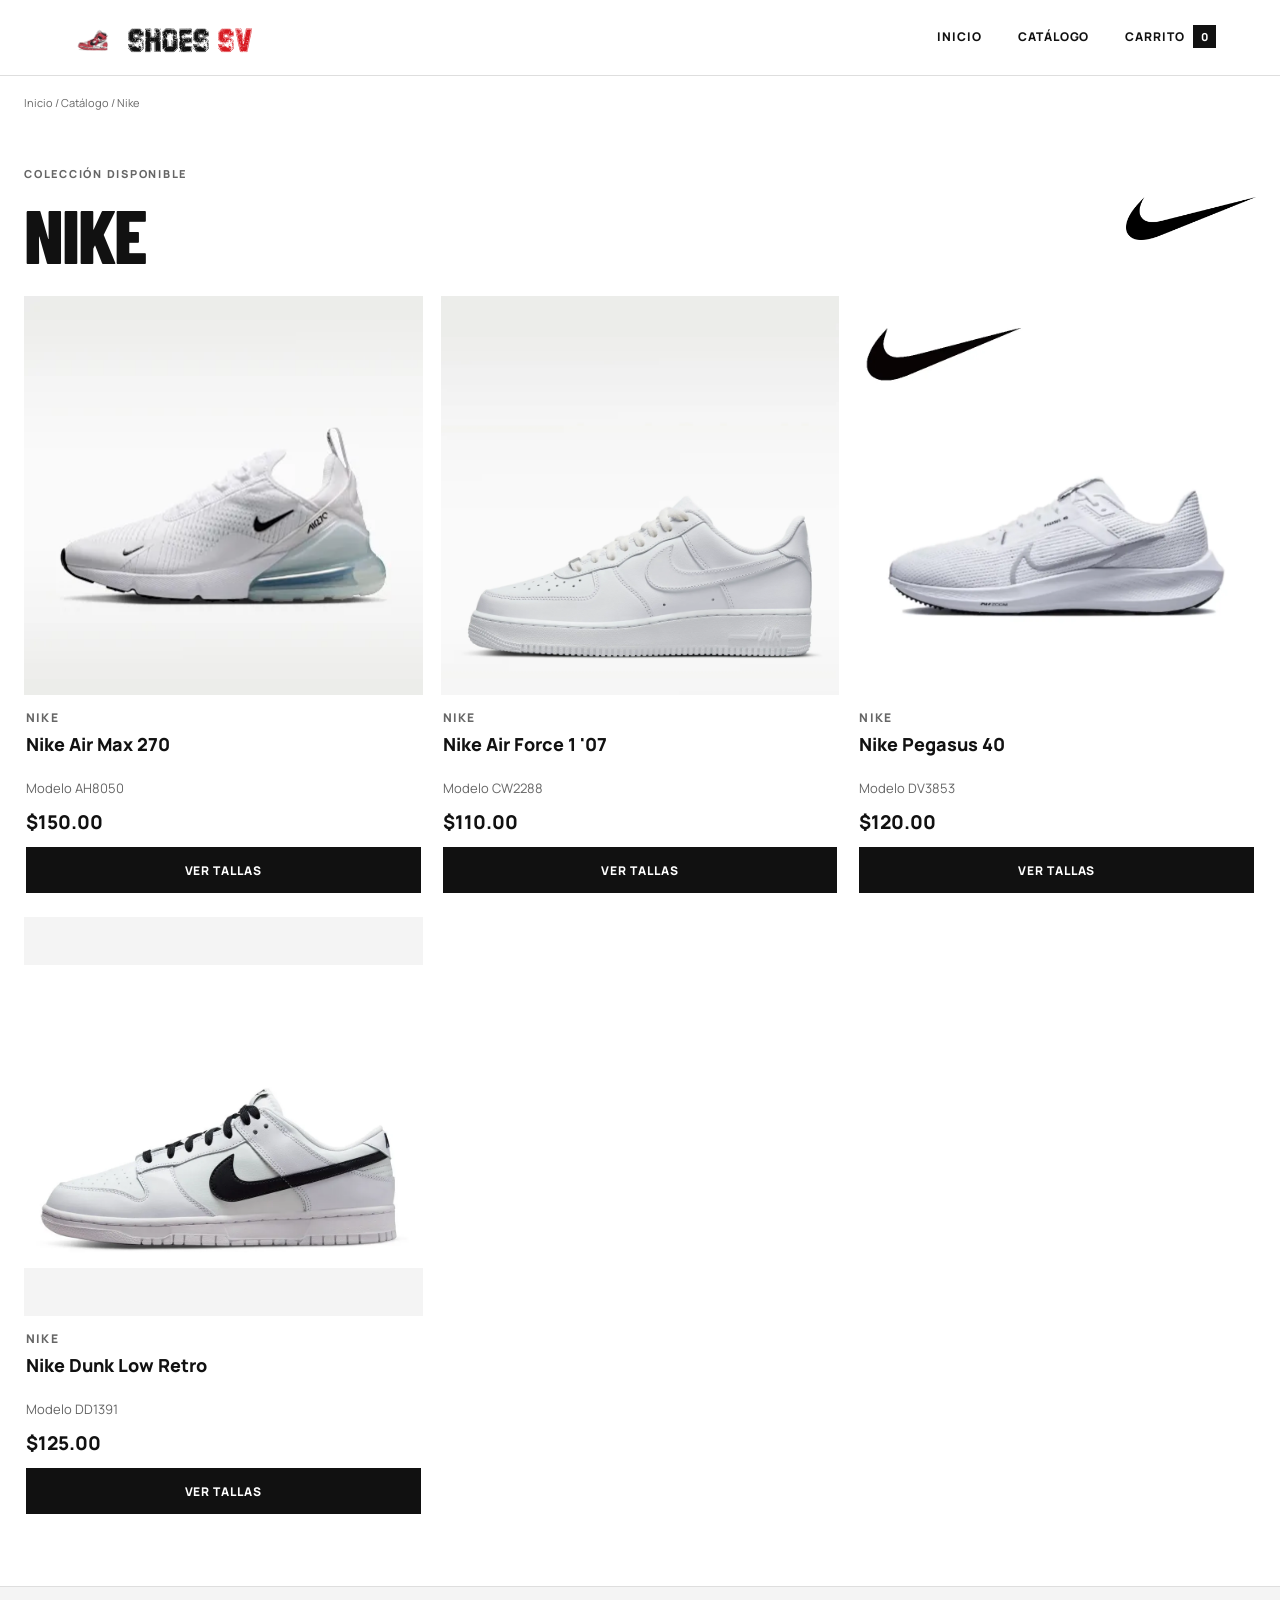
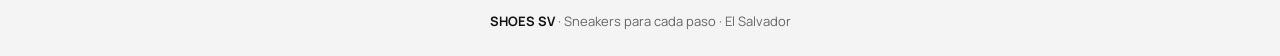
<file: nike.html>
<!doctype html>
<html lang="es">
<head><meta charset="utf-8"><meta name="viewport" content="width=device-width,initial-scale=1"><meta name="description" content="Descubre los sneakers Nike disponibles en Shoes_sv."><title>Nike | Shoes_sv</title><link rel="preconnect" href="https://fonts.googleapis.com"><link rel="preconnect" href="https://fonts.gstatic.com" crossorigin><link href="https://fonts.googleapis.com/css2?family=Barlow+Condensed:wght@500;600;700;800&family=Manrope:wght@400;500;600;700;800&display=swap" rel="stylesheet"><link rel="stylesheet" href="css/storefront.css"><script src="js/store.js" defer></script><script src="js/storefront.js" defer></script></head>
<body data-page="brand" data-brand="nike"><header class="site-header"><a class="brand-lockup" href="index.html"><img src="img/webp/logos/Shoes-SV-Icon.webp" alt=""><span>SHOES <strong>SV</strong></span></a><nav class="primary-nav" aria-label="Navegación principal"><a href="index.html">Inicio</a><a href="catalogo.html">Catálogo</a><a class="nav-cart" href="carrito.html">Carrito <span class="cart-count" data-cart-count>0</span></a></nav></header><main class="page-main container"><p class="crumbs"><a href="index.html">Inicio</a> / <a href="catalogo.html">Catálogo</a> / Nike</p><section class="brand-page-head"><div><p class="eyebrow">Colección disponible</p><h1 class="page-title" id="brandTitle">Nike</h1></div><img class="brand-page-logo" id="brandPageLogo" alt=""></section><div class="shoe-grid" id="brandProducts"></div></main><footer class="site-footer"><strong>SHOES SV</strong> · Sneakers para cada paso · El Salvador</footer></body>
</html>
</file>
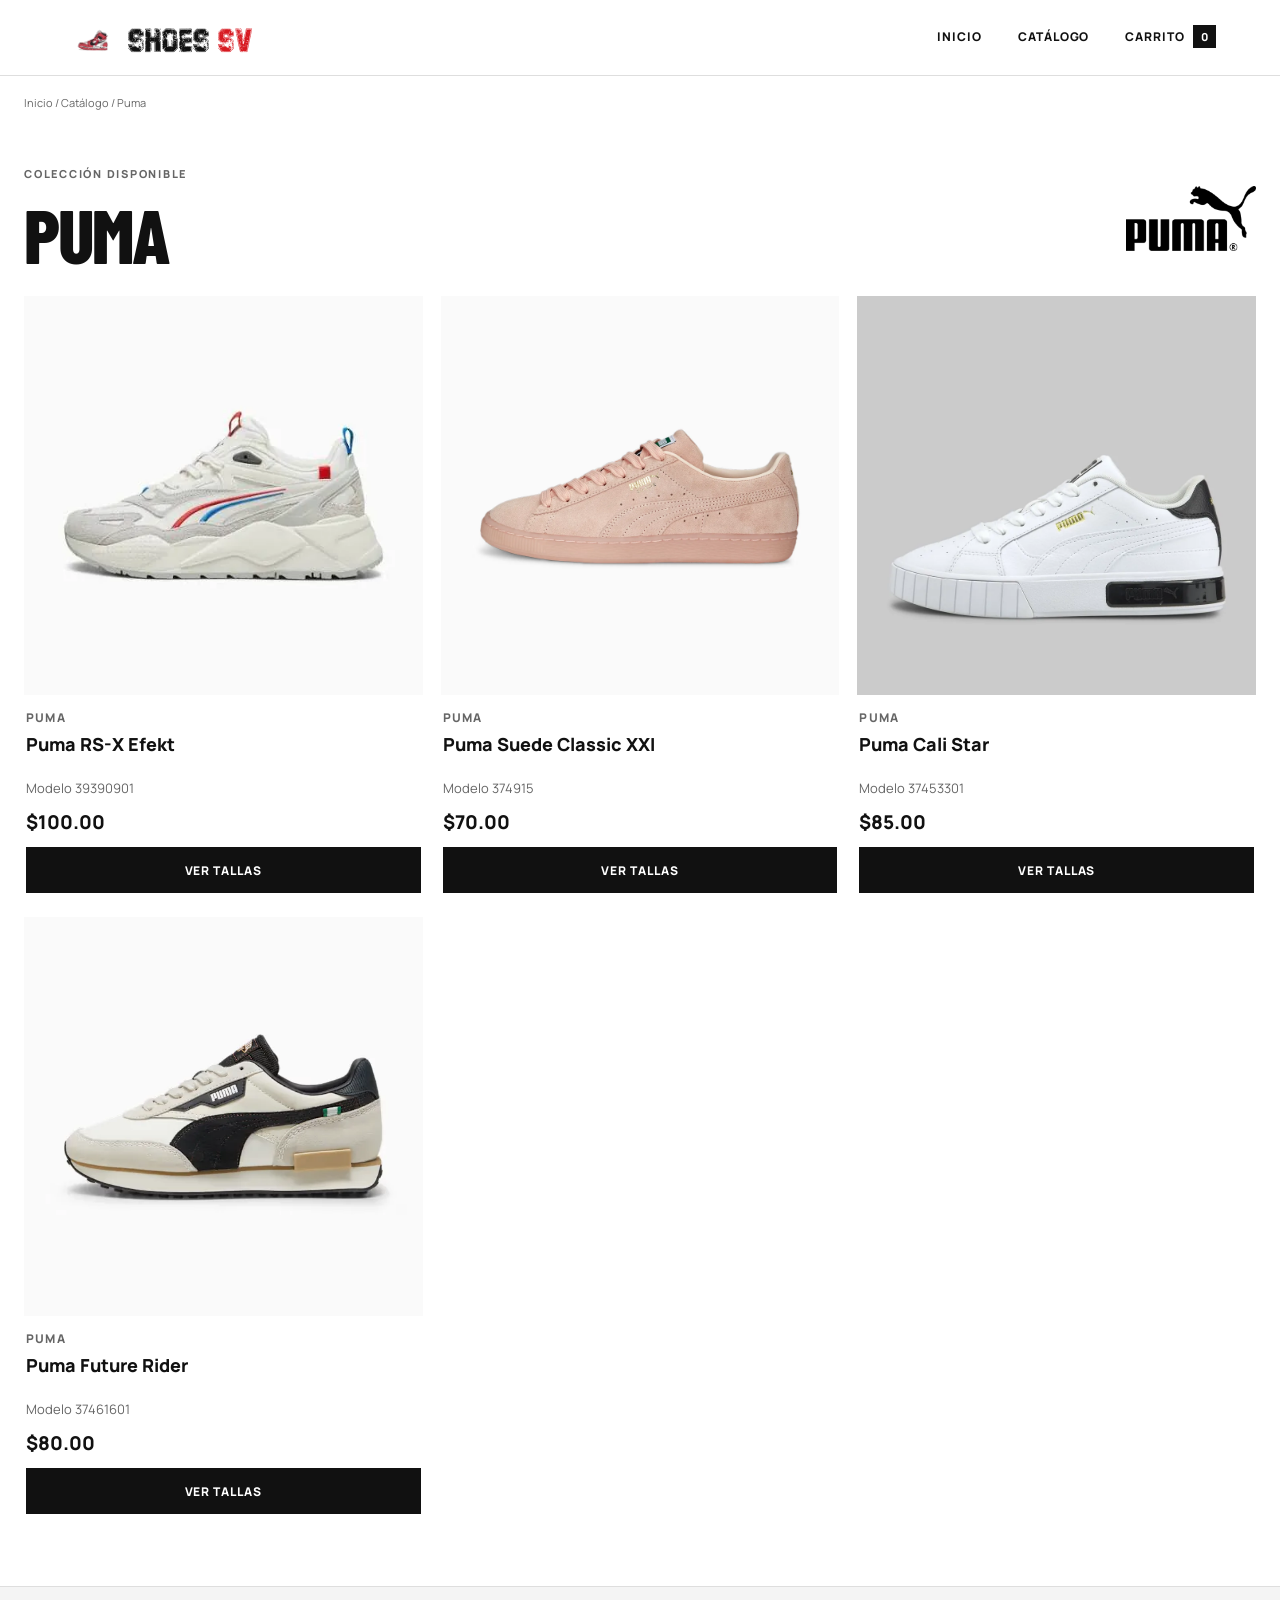
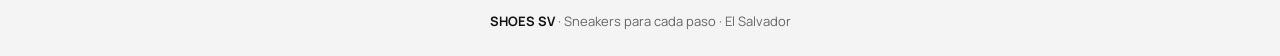
<file: puma.html>
<!doctype html>
<html lang="es">
<head><meta charset="utf-8"><meta name="viewport" content="width=device-width,initial-scale=1"><meta name="description" content="Descubre los sneakers Puma disponibles en Shoes_sv."><title>Puma | Shoes_sv</title><link rel="preconnect" href="https://fonts.googleapis.com"><link rel="preconnect" href="https://fonts.gstatic.com" crossorigin><link href="https://fonts.googleapis.com/css2?family=Barlow+Condensed:wght@500;600;700;800&family=Manrope:wght@400;500;600;700;800&display=swap" rel="stylesheet"><link rel="stylesheet" href="css/storefront.css"><script src="js/store.js" defer></script><script src="js/storefront.js" defer></script></head>
<body data-page="brand" data-brand="puma"><header class="site-header"><a class="brand-lockup" href="index.html"><img src="img/webp/logos/Shoes-SV-Icon.webp" alt=""><span>SHOES <strong>SV</strong></span></a><nav class="primary-nav" aria-label="Navegación principal"><a href="index.html">Inicio</a><a href="catalogo.html">Catálogo</a><a class="nav-cart" href="carrito.html">Carrito <span class="cart-count" data-cart-count>0</span></a></nav></header><main class="page-main container"><p class="crumbs"><a href="index.html">Inicio</a> / <a href="catalogo.html">Catálogo</a> / Puma</p><section class="brand-page-head"><div><p class="eyebrow">Colección disponible</p><h1 class="page-title" id="brandTitle">Puma</h1></div><img class="brand-page-logo" id="brandPageLogo" alt=""></section><div class="shoe-grid" id="brandProducts"></div></main><footer class="site-footer"><strong>SHOES SV</strong> · Sneakers para cada paso · El Salvador</footer></body>
</html>
</file>
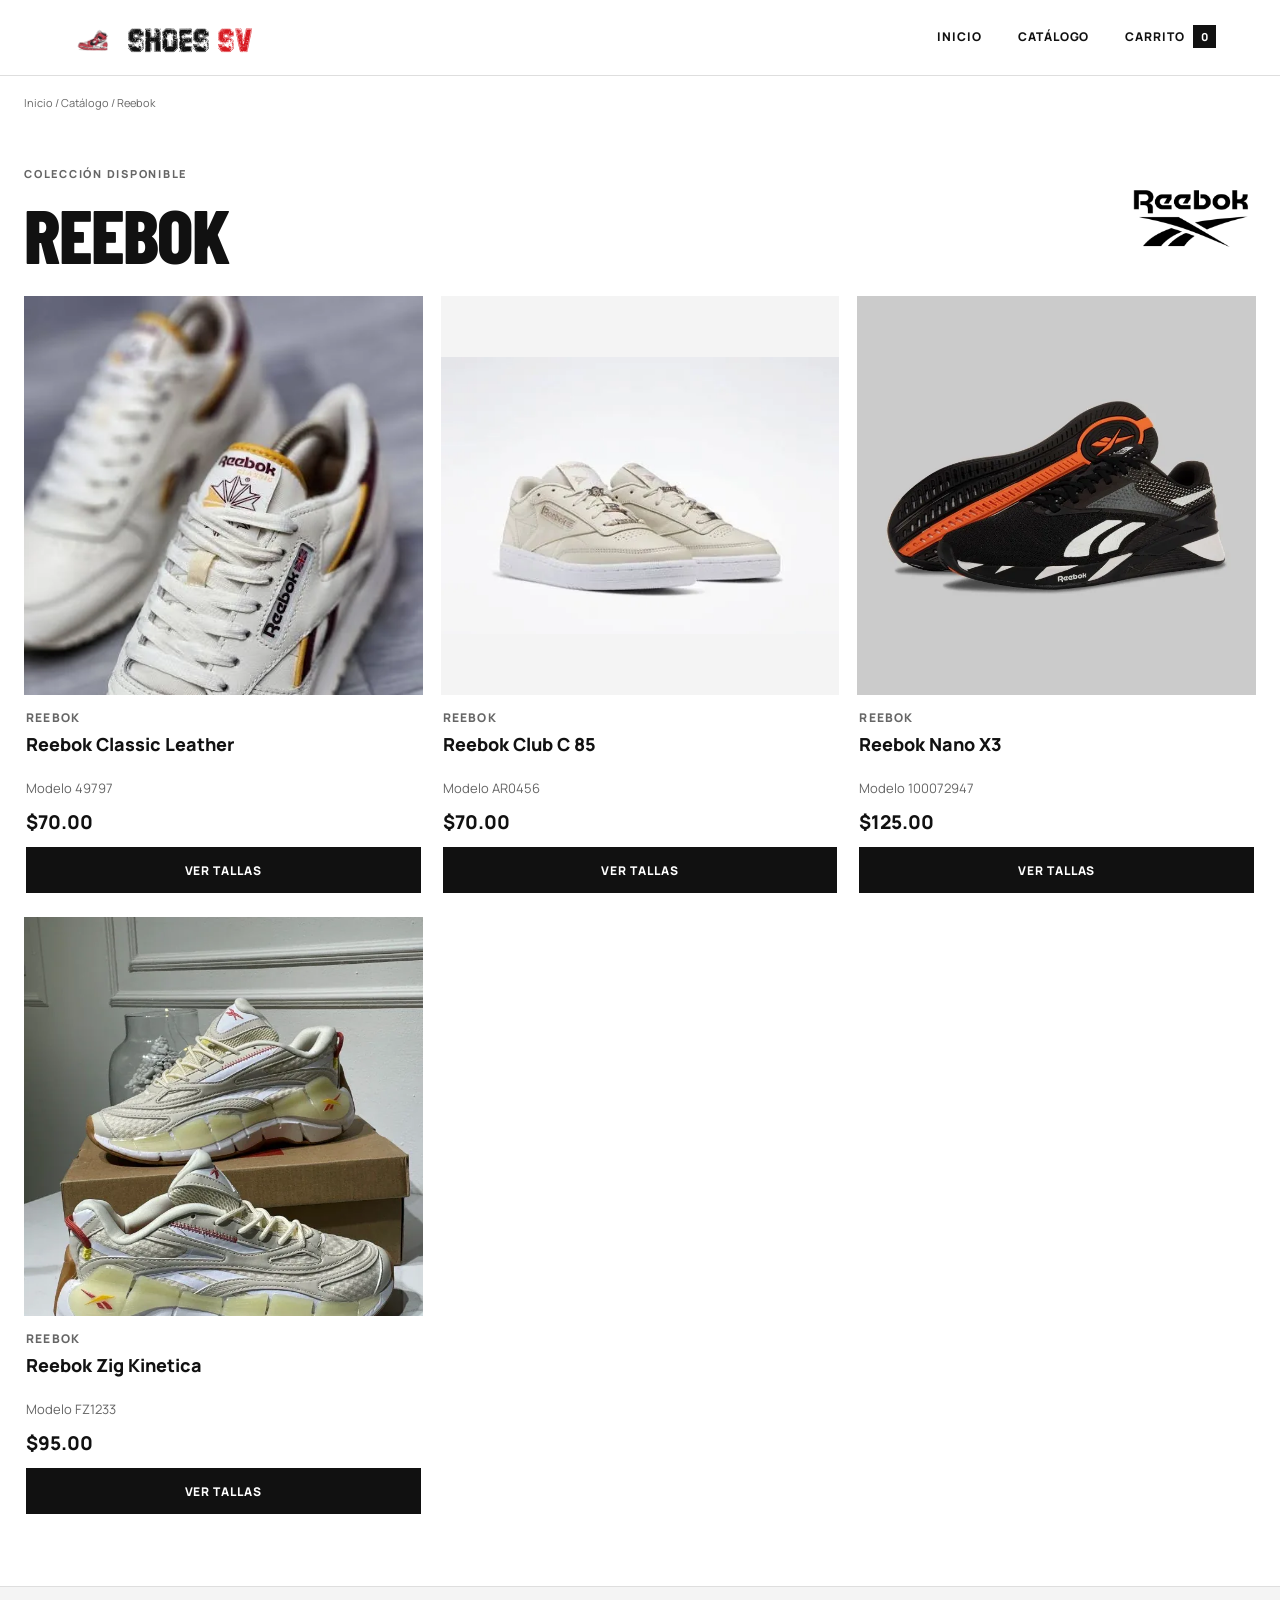
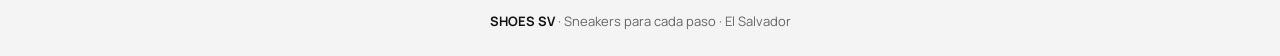
<file: reebok.html>
<!doctype html>
<html lang="es">
<head><meta charset="utf-8"><meta name="viewport" content="width=device-width,initial-scale=1"><meta name="description" content="Descubre los sneakers Reebok disponibles en Shoes_sv."><title>Reebok | Shoes_sv</title><link rel="preconnect" href="https://fonts.googleapis.com"><link rel="preconnect" href="https://fonts.gstatic.com" crossorigin><link href="https://fonts.googleapis.com/css2?family=Barlow+Condensed:wght@500;600;700;800&family=Manrope:wght@400;500;600;700;800&display=swap" rel="stylesheet"><link rel="stylesheet" href="css/storefront.css"><script src="js/store.js" defer></script><script src="js/storefront.js" defer></script></head>
<body data-page="brand" data-brand="reebok"><header class="site-header"><a class="brand-lockup" href="index.html"><img src="img/webp/logos/Shoes-SV-Icon.webp" alt=""><span>SHOES <strong>SV</strong></span></a><nav class="primary-nav" aria-label="Navegación principal"><a href="index.html">Inicio</a><a href="catalogo.html">Catálogo</a><a class="nav-cart" href="carrito.html">Carrito <span class="cart-count" data-cart-count>0</span></a></nav></header><main class="page-main container"><p class="crumbs"><a href="index.html">Inicio</a> / <a href="catalogo.html">Catálogo</a> / Reebok</p><section class="brand-page-head"><div><p class="eyebrow">Colección disponible</p><h1 class="page-title" id="brandTitle">Reebok</h1></div><img class="brand-page-logo" id="brandPageLogo" alt=""></section><div class="shoe-grid" id="brandProducts"></div></main><footer class="site-footer"><strong>SHOES SV</strong> · Sneakers para cada paso · El Salvador</footer></body>
</html>
</file>
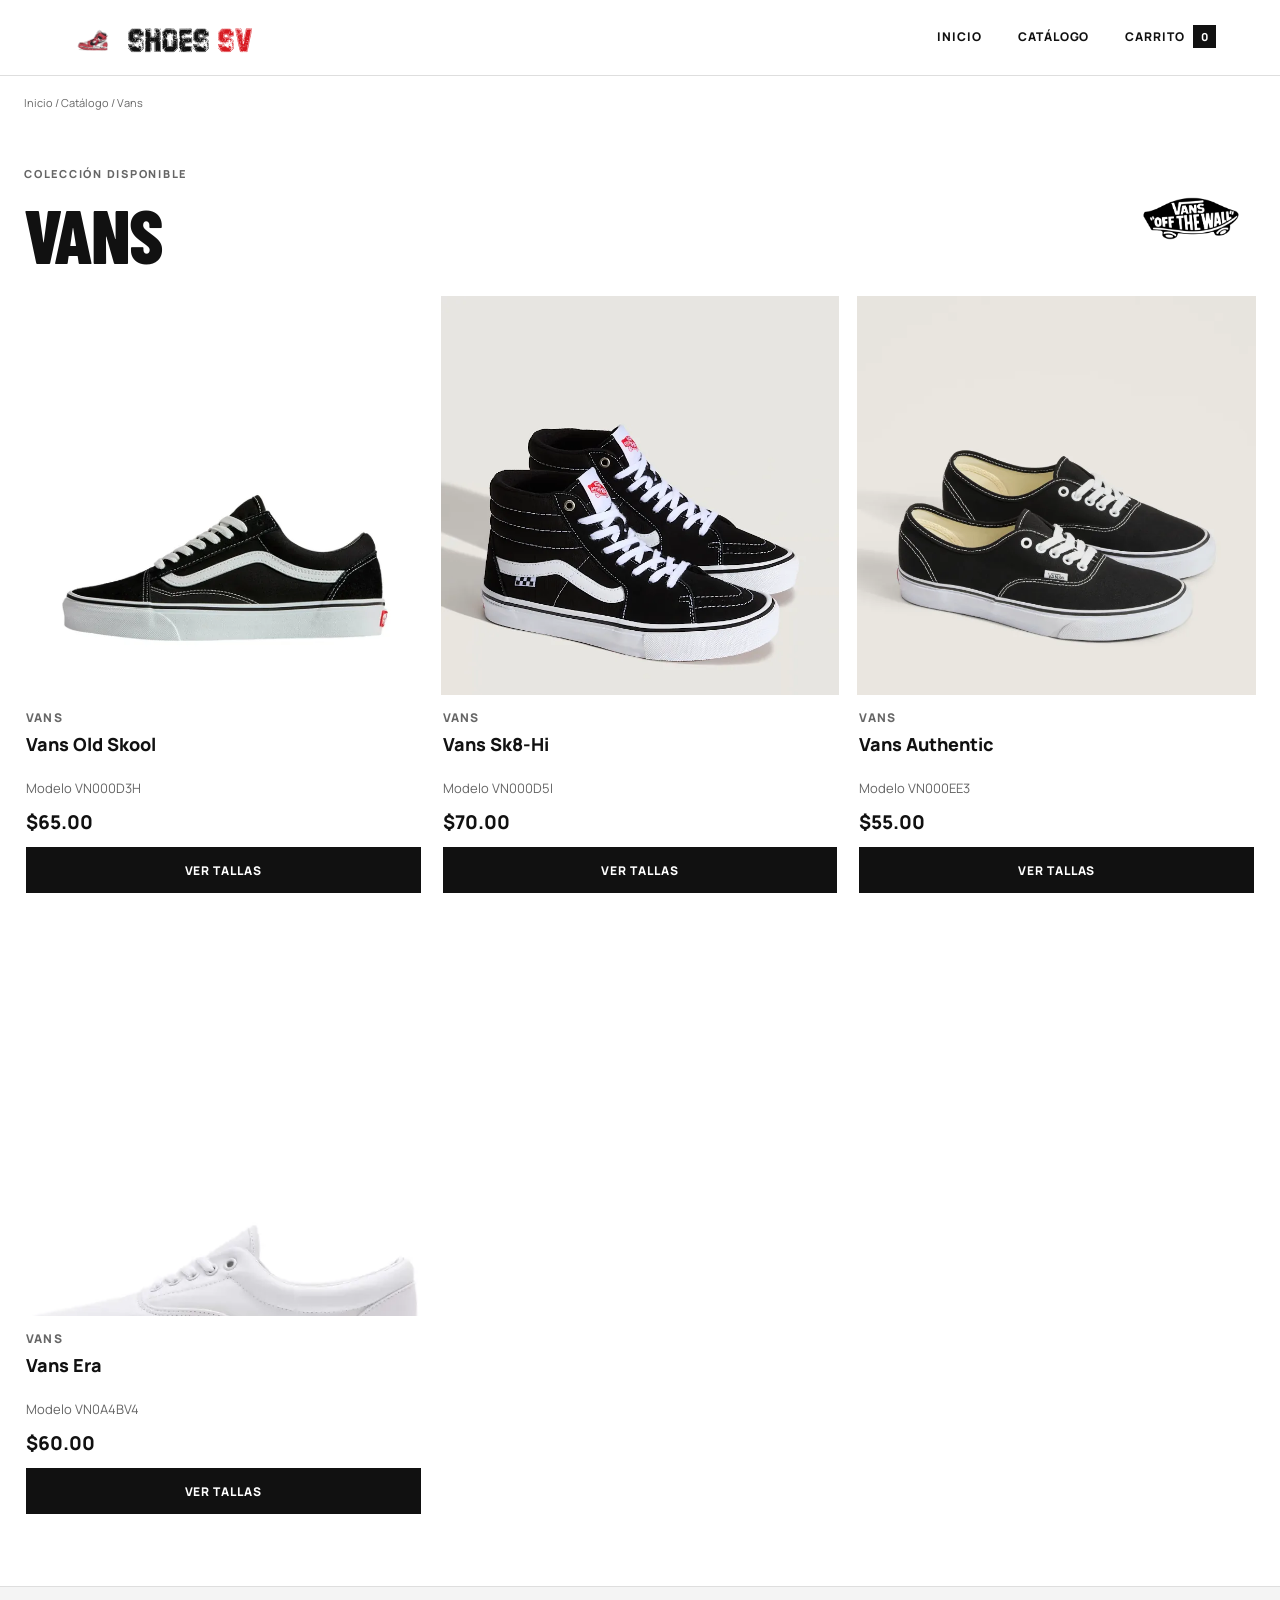
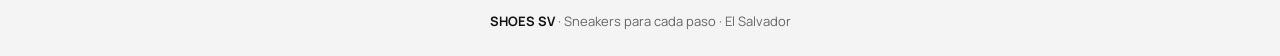
<file: vans.html>
<!doctype html>
<html lang="es">
<head><meta charset="utf-8"><meta name="viewport" content="width=device-width,initial-scale=1"><meta name="description" content="Descubre los sneakers Vans disponibles en Shoes_sv."><title>Vans | Shoes_sv</title><link rel="preconnect" href="https://fonts.googleapis.com"><link rel="preconnect" href="https://fonts.gstatic.com" crossorigin><link href="https://fonts.googleapis.com/css2?family=Barlow+Condensed:wght@500;600;700;800&family=Manrope:wght@400;500;600;700;800&display=swap" rel="stylesheet"><link rel="stylesheet" href="css/storefront.css"><script src="js/store.js" defer></script><script src="js/storefront.js" defer></script></head>
<body data-page="brand" data-brand="vans"><header class="site-header"><a class="brand-lockup" href="index.html"><img src="img/webp/logos/Shoes-SV-Icon.webp" alt=""><span>SHOES <strong>SV</strong></span></a><nav class="primary-nav" aria-label="Navegación principal"><a href="index.html">Inicio</a><a href="catalogo.html">Catálogo</a><a class="nav-cart" href="carrito.html">Carrito <span class="cart-count" data-cart-count>0</span></a></nav></header><main class="page-main container"><p class="crumbs"><a href="index.html">Inicio</a> / <a href="catalogo.html">Catálogo</a> / Vans</p><section class="brand-page-head"><div><p class="eyebrow">Colección disponible</p><h1 class="page-title" id="brandTitle">Vans</h1></div><img class="brand-page-logo" id="brandPageLogo" alt=""></section><div class="shoe-grid" id="brandProducts"></div></main><footer class="site-footer"><strong>SHOES SV</strong> · Sneakers para cada paso · El Salvador</footer></body>
</html>
</file>
<file: css/storefront.css>
:root{
  color-scheme:light;
  --ink:#111111;
  --muted:#666666;
  --paper:#ffffff;
  --canvas:#f4f4f4;
  --line:#dedede;
  --accent:#d71920;
  --accent-dark:#a91018;
  --font-body:'Manrope',Arial,sans-serif;
  --font-display:'Barlow Condensed',Arial,sans-serif;
  --font-brand:'Campus Personal',var(--font-display);
}

@font-face{
  font-family:'Campus Personal';
  src:url('../fonts/Campus-Personal-Use.ttf') format('truetype');
  font-style:normal;
  font-weight:400;
  font-display:swap;
}

*{box-sizing:border-box}
[hidden]{display:none!important}

html{scroll-behavior:smooth}

body{
  min-width:320px;
  min-height:100vh;
  margin:0;
  background:var(--paper);
  color:var(--ink);
  font-family:var(--font-body);
  font-size:16px;
  line-height:1.6;
}

body,button,input,select{font-family:var(--font-body)}

button,a{-webkit-tap-highlight-color:transparent}

a{color:inherit}

button{color:inherit}

img{max-width:100%}

h1,h2,h3,p{margin-top:0}

h1,h2,h3,.display{
  font-family:var(--font-display);
  font-weight:800;
  line-height:1;
  text-transform:uppercase;
}

.site-header{
  position:sticky;
  top:0;
  z-index:20;
  display:flex;
  min-height:76px;
  align-items:center;
  justify-content:space-between;
  gap:24px;
  padding:10px clamp(18px,5vw,72px);
  border-bottom:1px solid var(--line);
  background:var(--paper);
}

.brand-lockup{
  display:inline-flex;
  align-items:center;
  gap:10px;
  text-decoration:none;
}

.brand-lockup img{
  width:54px;
  height:42px;
  object-fit:contain;
}

.brand-lockup span{
  font-family:var(--font-brand);
  font-size:28px;
  line-height:1;
}

.brand-lockup strong{color:var(--accent);font-weight:400}

.primary-nav{
  display:flex;
  align-items:center;
  justify-content:flex-end;
  gap:clamp(14px,2.8vw,38px);
}

.primary-nav a{
  padding:10px 0;
  border-bottom:2px solid transparent;
  font-size:12px;
  font-weight:800;
  letter-spacing:.08em;
  text-decoration:none;
  text-transform:uppercase;
}

.primary-nav a:hover,.primary-nav a[aria-current="page"]{border-color:var(--accent);color:var(--accent-dark)}

.nav-cart{display:inline-flex;align-items:center;gap:8px}

.cart-count{
  display:inline-grid;
  min-width:23px;
  height:23px;
  place-items:center;
  padding:0 6px;
  background:var(--ink);
  color:#fff;
  font-size:11px;
}

.container{
  width:min(1360px,calc(100% - 48px));
  margin-inline:auto;
}

.page-main{min-height:65vh;padding-bottom:72px}

.eyebrow{
  margin-bottom:14px;
  color:var(--muted);
  font-size:11px;
  font-weight:800;
  letter-spacing:.16em;
  text-transform:uppercase;
}

.hero{
  display:grid;
  min-height:430px;
  align-items:center;
  grid-template-columns:1.1fr .9fr;
  gap:36px;
  padding-block:50px;
  border-bottom:1px solid var(--line);
}

.hero h1{
  max-width:720px;
  margin-bottom:18px;
  font-size:clamp(62px,9vw,120px);
  letter-spacing:-.035em;
}

.hero p,.intro-copy{
  max-width:580px;
  color:#4d4040;
  font-size:19px;
}

.accent-word{color:var(--accent)}

.hero-art{
  display:grid;
  min-height:280px;
  place-items:center;
  overflow:hidden;
  background:var(--canvas);
}

.hero-art img{
  width:100%;
  height:300px;
  object-fit:contain;
}

.text-link{
  border-bottom:1px solid currentColor;
  font-size:11px;
  font-weight:800;
  text-decoration:none;
  text-transform:uppercase;
}

.search-field{display:block;margin:0 0 24px}
.search-field input{
  width:min(100%,420px);
  min-height:46px;
  padding:11px 13px;
  border:1px solid var(--line);
  border-radius:0;
  background:var(--paper);
  color:var(--ink);
  font:inherit;
  font-size:13px;
}
.search-field input:focus{outline:2px solid var(--ink);outline-offset:1px}

.icon-button{
  width:42px;
  height:42px;
  border:1px solid var(--line);
  border-radius:0;
  background:var(--paper);
  cursor:pointer;
  font-size:18px;
}
.icon-button:hover{background:var(--ink);color:#fff}
.feature-slide{
  display:grid;
  min-height:320px;
  grid-template-columns:1fr 1fr;
  background:var(--canvas);
}
.feature-slide-image{width:100%;height:320px;object-fit:contain}
.feature-slide-info{display:flex;flex-direction:column;align-items:flex-start;justify-content:center;padding:clamp(20px,5vw,58px)}
.feature-slide-info h3{margin:0 0 8px;font-size:clamp(28px,5vw,52px)}
.feature-slide-info p{margin:0 0 20px;color:var(--muted)}

.button,.button-secondary,.button-dark{
  display:inline-flex;
  min-height:46px;
  align-items:center;
  justify-content:center;
  gap:8px;
  padding:12px 21px;
  border:1px solid var(--ink);
  border-radius:0;
  background:var(--ink);
  color:#fff;
  cursor:pointer;
  font-size:12px;
  font-weight:800;
  letter-spacing:.08em;
  text-align:center;
  text-decoration:none;
  text-transform:uppercase;
  transition:background .16s ease,color .16s ease;
}

.button:hover,.button-dark:hover{background:#333;border-color:#333}

.button-secondary{background:transparent;color:var(--ink)}

.button-secondary:hover{background:var(--ink);color:#fff}

.button:disabled,.button-dark:disabled{cursor:not-allowed;opacity:.45}

.section-block{padding-top:46px}

.section-heading{
  display:flex;
  align-items:end;
  justify-content:space-between;
  gap:20px;
  margin-bottom:16px;
}

.section-heading h2,.page-title{
  margin:0;
  font-size:clamp(44px,7vw,76px);
  letter-spacing:-.025em;
}

.section-heading h2::after{
  display:block;
  width:34px;
  height:3px;
  margin-top:6px;
  background:var(--accent);
  content:"";
}

.section-heading p{margin:0;color:var(--muted);font-size:13px}

.brand-grid{
  display:grid;
  grid-template-columns:repeat(3,minmax(0,1fr));
  gap:1px;
  border:1px solid var(--line);
  background:var(--line);
}

.brand-tile{
  display:flex;
  min-height:160px;
  flex-direction:column;
  align-items:center;
  justify-content:center;
  gap:10px;
  padding:18px;
  background:var(--paper);
  text-align:center;
  text-decoration:none;
  transition:background .16s ease;
}

.brand-tile:hover{background:var(--canvas)}

.brand-logo{
  display:block;
  width:min(100%,190px);
  height:72px;
  object-fit:contain;
}

.brand-wordmark{
  font-family:var(--font-display);
  font-size:27px;
  font-weight:800;
  text-transform:uppercase;
}

.brand-tile-label{
  color:var(--muted);
  font-size:11px;
  font-weight:800;
  letter-spacing:.12em;
  text-transform:uppercase;
}

.offer-strip{
  display:grid;
  grid-template-columns:repeat(3,minmax(0,1fr));
  margin-top:38px;
  border-block:1px solid var(--line);
}

.offer-item{
  min-height:112px;
  padding:18px 22px;
  border-right:1px solid var(--line);
}

.offer-item:last-child{border-right:0}

.offer-item strong{
  display:block;
  margin-bottom:5px;
  font-family:var(--font-display);
  font-size:32px;
  font-weight:800;
  line-height:1;
}

.offer-item p{margin:6px 0 0;color:var(--muted);font-size:14px}
.offer-item:first-child strong{color:var(--accent)}

.catalog-layout{
  display:grid;
  grid-template-columns:270px minmax(0,1fr);
  align-items:start;
  gap:26px;
  padding-top:24px;
}

.catalog-filters{
  position:sticky;
  top:96px;
  padding:20px;
  border:1px solid var(--line);
  background:var(--paper);
}

.filter-heading,.results-heading,.mock-card-heading{
  display:flex;
  align-items:center;
  justify-content:space-between;
  gap:14px;
}

.filter-heading h2{margin:0;font-size:34px}
.filter-group{margin:22px 0 0;padding:0;border:0}
.filter-group legend{margin-bottom:10px;color:var(--ink);font-size:14px;font-weight:800}
.brand-filter-list{display:grid;gap:10px}
.filter-check{display:flex;align-items:center;gap:10px;font-size:13px;font-weight:600}
.filter-check input{width:18px;height:18px;accent-color:var(--accent)}
.catalog-filters .search-field{margin:22px 0 0}
.catalog-filters .search-field span{display:block;margin-bottom:7px;font-size:13px;font-weight:800}
.catalog-filters .search-field input{width:100%;font-size:14px}
.price-bands{display:grid;gap:7px}
.price-bands button{
  min-height:40px;
  padding:8px 10px;
  border:1px solid var(--line);
  background:var(--paper);
  cursor:pointer;
  font-size:12px;
  font-weight:700;
  text-align:left;
}
.price-bands button[aria-pressed="true"]{border-color:var(--accent);color:var(--accent-dark)}
.price-bands button:hover{border-color:var(--accent)}
.budget-input{display:flex;align-items:center;border:1px solid var(--line)}
.budget-input span{padding-left:12px;color:var(--muted);font-size:13px}
.catalog-filters .budget-input input{min-width:0;border:0}
.catalog-filters .budget-input input:focus{outline:none}
.budget-input:focus-within{outline:2px solid var(--ink);outline-offset:1px}
.catalog-results{min-width:0}
.results-heading{margin-bottom:16px}
.results-heading p{margin:0;font-size:13px;font-weight:800}
.results-heading span{color:var(--muted);font-size:13px}
.catalog-empty{padding:70px 20px;border:1px solid var(--line);color:var(--muted);text-align:center}

.catalog-grid,.shoe-grid{
  display:grid;
  grid-template-columns:repeat(3,minmax(0,1fr));
  gap:24px 18px;
}

.shoe-card{min-width:0}
.catalog-grid .shoe-card{
  padding:8px 8px 12px;
  border-bottom:1px solid var(--line);
  background:var(--paper);
}

.shoe-image-wrap{
  display:grid;
  aspect-ratio:1/1;
  place-items:center;
  overflow:hidden;
  background:var(--canvas);
}

.shoe-image-wrap img{
  width:100%;
  height:100%;
  object-fit:contain;
  transition:transform .25s ease;
}

.shoe-card:hover .shoe-image-wrap img{transform:scale(1.035)}

.shoe-info{padding:13px 2px 0}

.shoe-brand{
  margin-bottom:4px;
  color:var(--muted);
  font-size:12px;
  font-weight:800;
  letter-spacing:.1em;
  text-transform:uppercase;
}

.shoe-name{
  min-height:44px;
  margin:0 0 3px;
  font-family:var(--font-body);
  font-size:18px;
  font-weight:800;
  line-height:1.5;
  text-transform:none;
}

.shoe-model{margin:0 0 8px;color:var(--muted);font-size:13px}

.shoe-price{margin-bottom:10px;color:var(--ink);font-size:19px;font-weight:800}

.shoe-card .button{width:100%}

.page-intro{
  padding:34px 0 22px;
  border-bottom:1px solid var(--line);
}

.page-intro .eyebrow{margin-bottom:8px}

.page-intro .page-title{margin-bottom:12px}

.page-intro p{max-width:760px;margin:0;color:var(--muted);font-size:17px}

.brand-page-head{
  display:flex;
  align-items:center;
  justify-content:space-between;
  gap:20px;
  padding-block:42px 24px;
}

.brand-page-logo{
  display:block;
  width:130px;
  height:65px;
  object-fit:contain;
}

.crumbs{padding-top:18px;color:var(--muted);font-size:11px}

.crumbs a{text-decoration:none}

.cart-layout{
  display:grid;
  grid-template-columns:minmax(0,1fr) 340px;
  align-items:start;
  gap:26px;
  padding-top:24px;
}

.cart-items{border-top:1px solid var(--line)}

.cart-item{
  display:grid;
  grid-template-columns:120px minmax(0,1fr) auto;
  align-items:center;
  gap:18px;
  padding:14px 0;
  border-bottom:1px solid var(--line);
}

.cart-item-image{
  width:136px;
  height:136px;
  background:var(--canvas);
  object-fit:contain;
}

.cart-item-name{margin:0 0 4px;font-size:15px;font-weight:800}

.cart-item-meta{margin:0 0 8px;color:var(--muted);font-size:12px}

.cart-item-price{font-weight:800}

.text-button{
  padding:5px 0;
  border:0;
  border-bottom:1px solid currentColor;
  background:none;
  color:var(--muted);
  cursor:pointer;
  font-size:11px;
  font-weight:700;
}

.text-button:hover{color:var(--accent)}

.order-summary{
  position:sticky;
  top:100px;
  padding:22px;
  border:1px solid var(--line);
  background:var(--paper);
}

.order-summary h2{margin-bottom:16px;font-size:36px}

.summary-line{
  display:flex;
  justify-content:space-between;
  gap:15px;
  padding-block:9px;
  border-bottom:1px solid var(--line);
  font-size:15px;
}

.summary-total{font-size:20px;font-weight:800}

.discount-hint{margin:15px 0;color:var(--muted);font-size:13px}

.order-summary .button{width:100%}

.empty-state{
  padding:50px 20px;
  border-bottom:1px solid var(--line);
  text-align:center;
}

.empty-state h2{font-size:36px}

.empty-state p{color:var(--muted)}

.checkout{
  margin-top:24px;
  padding:24px 0 0;
  border-top:1px solid var(--line);
}

.checkout h2{margin-bottom:18px;font-size:42px}

.checkout-grid{display:grid;grid-template-columns:repeat(2,minmax(0,1fr));gap:14px}

.field{display:flex;flex-direction:column;gap:6px}

.field-wide{grid-column:1/-1}

.field label{font-size:13px;font-weight:800}

.field input,.field select{
  width:100%;
  min-height:46px;
  padding:10px 12px;
  border:1px solid #bcbcbc;
  border-radius:0;
  background:#fff;
  color:var(--ink);
  font:inherit;
  font-size:15px;
}

.field input:focus,.field select:focus{outline:2px solid var(--ink);outline-offset:1px}

.payment-options{
  display:flex;
  flex-wrap:wrap;
  gap:12px;
  margin:24px 0;
  padding:0;
  border:0;
}

.payment-options legend{margin-bottom:10px;font-size:16px;font-weight:800}
.payment-options label{
  display:flex;
  min-width:150px;
  align-items:center;
  gap:10px;
  padding:11px 14px;
  border:1px solid var(--line);
  background:#fff;
  cursor:pointer;
  font-size:15px;
  font-weight:800;
}
.payment-options input{width:18px;height:18px;accent-color:var(--accent)}
.payment-options label:has(input:checked){border-color:var(--accent);color:var(--accent-dark)}

.checkout-message{min-height:20px;margin-top:12px;color:var(--muted);font-size:14px}

.checkout-message[data-state="error"]{color:var(--accent)}

.site-footer{
  padding:24px;
  border-top:1px solid var(--line);
  background:var(--canvas);
  color:var(--muted);
  font-size:13px;
  text-align:center;
}

.site-footer strong{color:var(--ink)}

.product-fullscreen{
  position:fixed;
  inset:0;
  width:100%;
  height:100%;
  max-width:none;
  max-height:none;
  margin:0;
  padding:0;
  border:0;
  background:var(--paper);
  color:var(--ink);
}

.product-fullscreen::backdrop{background:var(--paper)}
.product-view-open{overflow:hidden}
.product-view-header{
  display:flex;
  height:78px;
  align-items:center;
  justify-content:space-between;
  padding-inline:clamp(18px,5vw,72px);
  border-bottom:1px solid var(--line);
}
.product-view-header .icon-button{font-size:27px}
.product-view-content{
  display:grid;
  width:min(1360px,calc(100% - 48px));
  min-height:calc(100% - 78px);
  align-items:center;
  grid-template-columns:minmax(0,1.3fr) minmax(320px,.7fr);
  gap:clamp(24px,4vw,64px);
  margin:auto;
  padding-block:36px;
}
.product-view-image{
  display:grid;
  min-height:min(68vh,720px);
  place-items:center;
  background:var(--canvas);
}
.product-view-image img{width:100%;height:100%;max-height:720px;object-fit:contain}
.product-view-details .eyebrow{margin-bottom:12px;color:var(--accent-dark)}
.product-view-details h1{margin:0 0 12px;font-size:clamp(42px,6vw,76px)}
.dialog-model{margin:0;color:var(--muted);font-size:14px}
.dialog-price{margin:22px 0 30px;color:var(--accent-dark);font-size:28px;font-weight:800}
.product-view-details .field-label{font-size:12px;font-weight:800}
.product-view-details .button{width:min(100%,420px);min-height:54px;margin-top:8px}
.product-view-back{display:block;width:max-content;margin-top:18px;font-size:12px;font-weight:700}

.size-list{display:flex;flex-wrap:wrap;gap:8px;margin:10px 0 18px}

.size-option{
  min-width:62px;
  min-height:48px;
  border:1px solid var(--line);
  border-radius:0;
  background:#fff;
  cursor:pointer;
  font-size:12px;
  font-weight:700;
}

.size-option[aria-pressed="true"]{border-color:var(--accent);color:var(--accent-dark)}

.notice{
  position:fixed;
  right:20px;
  bottom:20px;
  z-index:30;
  max-width:min(360px,calc(100% - 40px));
  padding:14px 18px;
  background:var(--ink);
  color:#fff;
  font-size:12px;
}

.notice[data-state="error"]{background:var(--accent)}

.mock-card-panel{
  margin:18px 0;
  padding:20px;
  border:1px solid var(--line);
  background:var(--paper);
}
.mock-card-heading{align-items:flex-start}
.mock-card-heading .eyebrow{margin-bottom:6px}
.mock-card-heading h3{margin:0;font-size:34px}
.mock-card-heading .eyebrow{color:var(--accent-dark)}
.payment-brand-logos{display:flex;align-items:center;gap:8px}
.payment-brand-logos img{width:78px;height:42px;border:1px solid var(--line);object-fit:contain}
.mock-card-notice{
  margin:12px 0;
  padding:0 0 0 12px;
  border-left:2px solid var(--accent);
  background:transparent;
  color:var(--muted);
  font-size:13px;
}
.test-card-actions{display:flex;flex-wrap:wrap;gap:10px;margin-bottom:20px}
.test-card-actions .button-secondary{
  min-height:44px;
  padding:10px 16px;
  border-color:var(--line);
  background:#fff;
  color:var(--ink);
  font-size:12px;
}
.test-card-actions .button-secondary:hover{border-color:var(--accent);color:var(--accent-dark)}
.card-fields-grid{margin-top:16px}
.card-brand-status{margin:12px 0 0;color:var(--muted);font-size:14px}
.checkout-message[data-state="success"]{color:#176b39}
.order-success{
  max-width:720px;
  margin:70px auto;
  padding:clamp(28px,6vw,70px);
  border:1px solid var(--line);
  background:var(--paper);
  text-align:center;
}
.success-mark{
  display:grid;
  width:70px;
  height:70px;
  place-items:center;
  margin:0 auto 24px;
  background:#176b39;
  color:white;
  font-size:38px;
  font-weight:800;
}
.order-success h2{margin-bottom:18px;font-size:clamp(40px,6vw,64px)}
.order-success > p:not(.eyebrow):not(.success-mark){color:var(--muted)}
.success-order{margin-top:25px;font-size:18px}
.success-order strong{color:var(--ink)}
.order-success .button{margin-top:16px}

.visually-hidden{
  position:absolute;
  width:1px;
  height:1px;
  overflow:hidden;
  clip:rect(0,0,0,0);
  white-space:nowrap;
  clip-path:inset(50%);
}

@media(max-width:900px){
  .hero{grid-template-columns:1fr .8fr}
  .cart-layout{grid-template-columns:minmax(0,1fr) 300px;gap:22px}
  .catalog-layout{grid-template-columns:1fr;gap:22px}
  .catalog-filters{position:static;display:grid;grid-template-columns:repeat(2,minmax(0,1fr));gap:0 24px}
  .filter-heading{grid-column:1/-1}
  .catalog-filters .search-field{margin-top:20px}
  .brand-filter-list{grid-template-columns:repeat(3,minmax(0,1fr))}
}

@media(max-width:640px){
  .site-header{min-height:66px;padding-inline:14px;gap:12px}
  .brand-lockup{gap:6px}
  .brand-lockup img{width:40px;height:34px}
  .brand-lockup span{font-size:21px}
  .primary-nav{gap:12px}
  .primary-nav a{font-size:10px;letter-spacing:.04em}
  .container{width:calc(100% - 28px)}
  .hero{grid-template-columns:1fr;gap:18px;padding-block:34px}
  .hero h1{font-size:clamp(54px,15vw,88px)}
  .hero p,.intro-copy{font-size:16px}
  .hero-art{min-height:190px}
  .hero-art img{height:220px}
  .section-block{padding-top:36px}
  .section-heading{align-items:start;flex-direction:column}
  .feature-slide{grid-template-columns:1fr}
  .feature-slide-image{height:240px}
  .feature-slide-info{padding:24px}
  .brand-grid{grid-template-columns:repeat(2,minmax(0,1fr))}
  .brand-tile{min-height:120px;padding:14px}
  .brand-logo{height:54px}
  .brand-wordmark{font-size:22px}
  .offer-strip{grid-template-columns:1fr}
  .offer-item{min-height:0;border-right:0;border-bottom:1px solid var(--line)}
  .offer-item:last-child{border-bottom:0}
  .catalog-grid,.shoe-grid{grid-template-columns:repeat(2,minmax(0,1fr));gap:20px 12px}
  .shoe-info{padding-top:12px}
  .shoe-name{min-height:0;font-size:14px}
  .brand-page-head{align-items:start;flex-direction:column}
  .brand-page-logo{width:105px;height:50px}
  .cart-layout{grid-template-columns:1fr;gap:26px}
  .order-summary{position:static}
  .cart-item{grid-template-columns:82px minmax(0,1fr);gap:12px}
  .cart-item-image{width:82px;height:82px}
  .cart-item > .cart-item-price{grid-column:2}
  .checkout-grid{grid-template-columns:1fr}
  .field-wide{grid-column:auto}
  .search-field input{width:100%}
  .page-intro{padding:26px 0 18px}
  .page-intro p{font-size:15px}
  .catalog-layout{padding-top:20px}
  .catalog-filters{grid-template-columns:1fr;padding:17px}
  .filter-heading{grid-column:auto}
  .brand-filter-list{grid-template-columns:repeat(2,minmax(0,1fr))}
  .results-heading{align-items:flex-start;flex-direction:column;gap:5px}
  .product-view-header{height:66px;padding-inline:14px}
  .product-view-content{
    width:100%;
    min-height:calc(100% - 66px);
    align-content:start;
    grid-template-columns:1fr;
    gap:0;
    padding:0 14px 28px;
    overflow-y:auto;
  }
  .product-view-image{min-height:0;height:min(43vh,360px);margin:14px 0 24px}
  .product-view-details{padding-bottom:20px}
  .product-view-details h1{font-size:clamp(40px,12vw,58px)}
  .dialog-price{margin:14px 0 20px}
  .mock-card-panel{padding:16px}
  .mock-card-heading{align-items:center}
  .checkout{padding:20px 0}
  .checkout h2{font-size:38px}
  .order-summary{padding:20px}
  .order-success{padding:28px 18px}
  .payment-options label{width:100%}
  .payment-brand-logos img{width:60px;height:36px}
  .test-card-actions{flex-direction:column}
  .order-success{margin:40px auto}
}

@media(prefers-reduced-motion:reduce){
  *,*::before,*::after{scroll-behavior:auto!important;transition:none!important}
}
</file>
